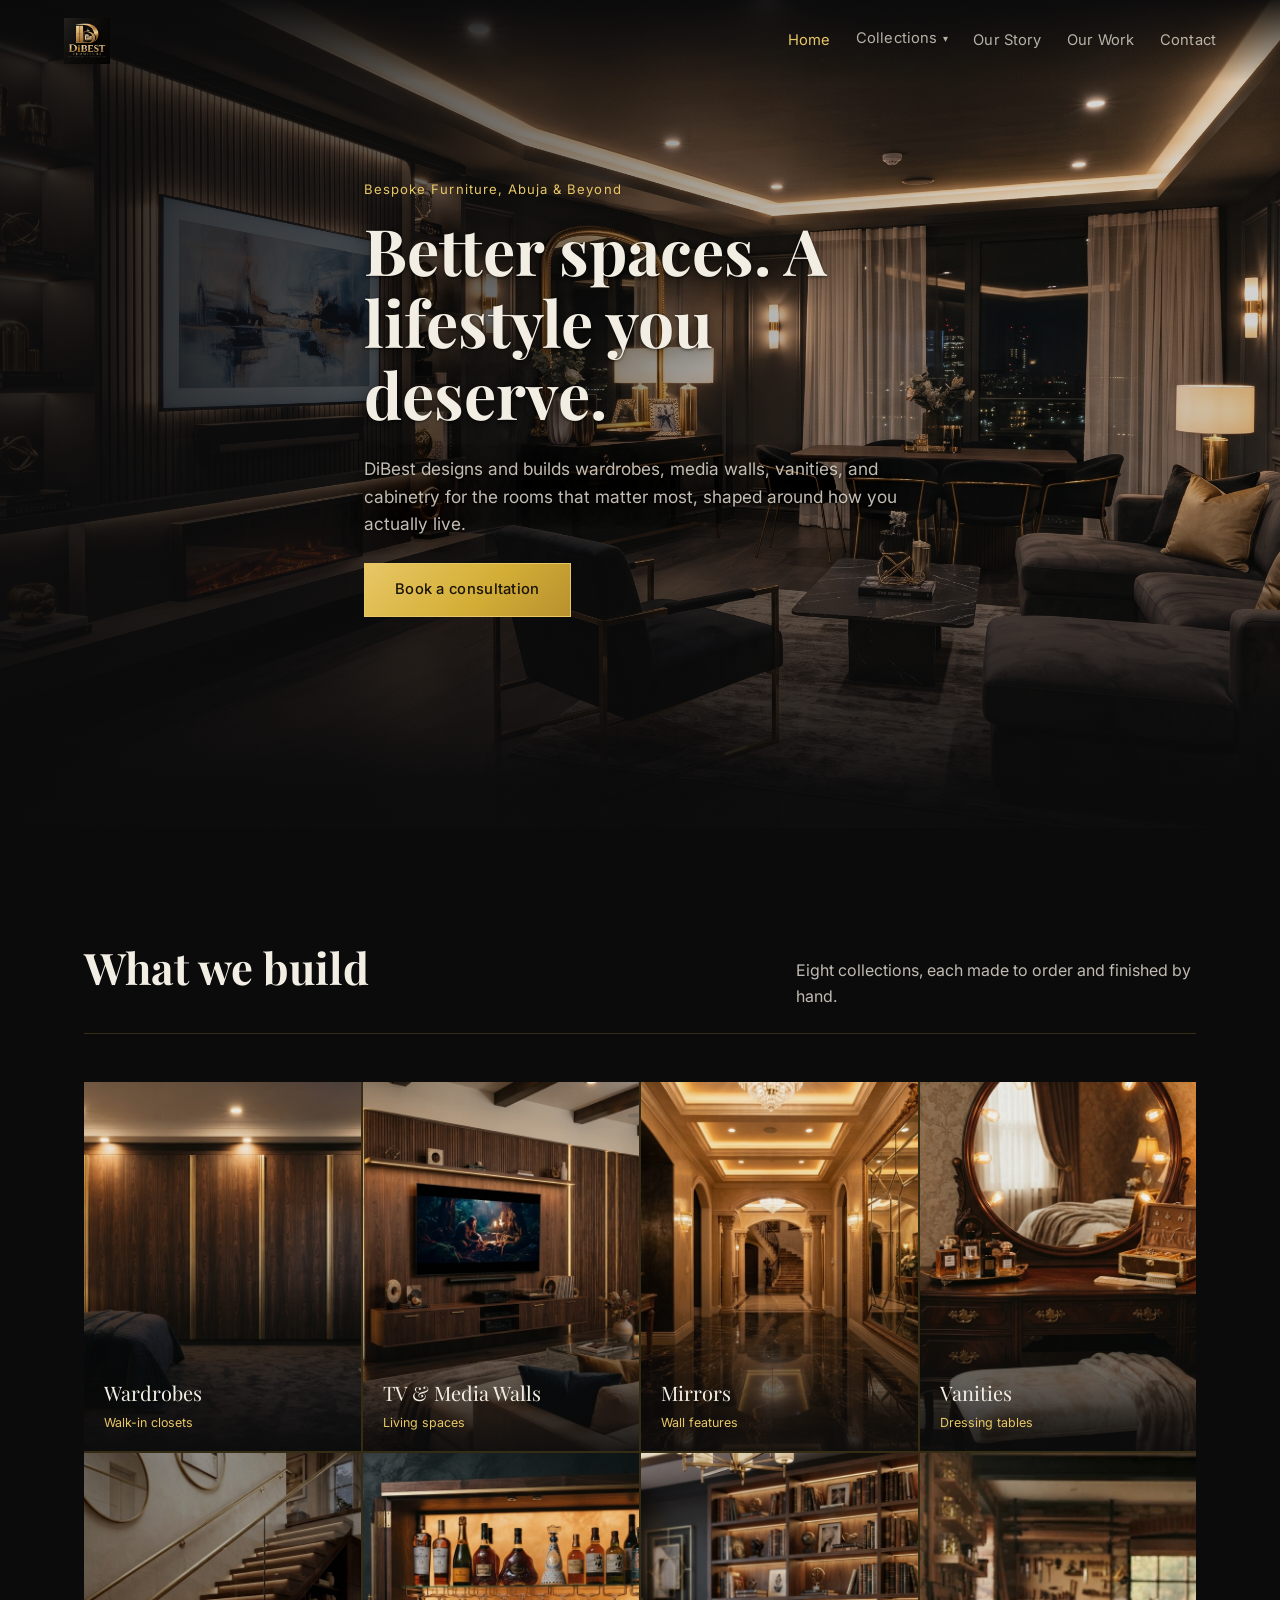
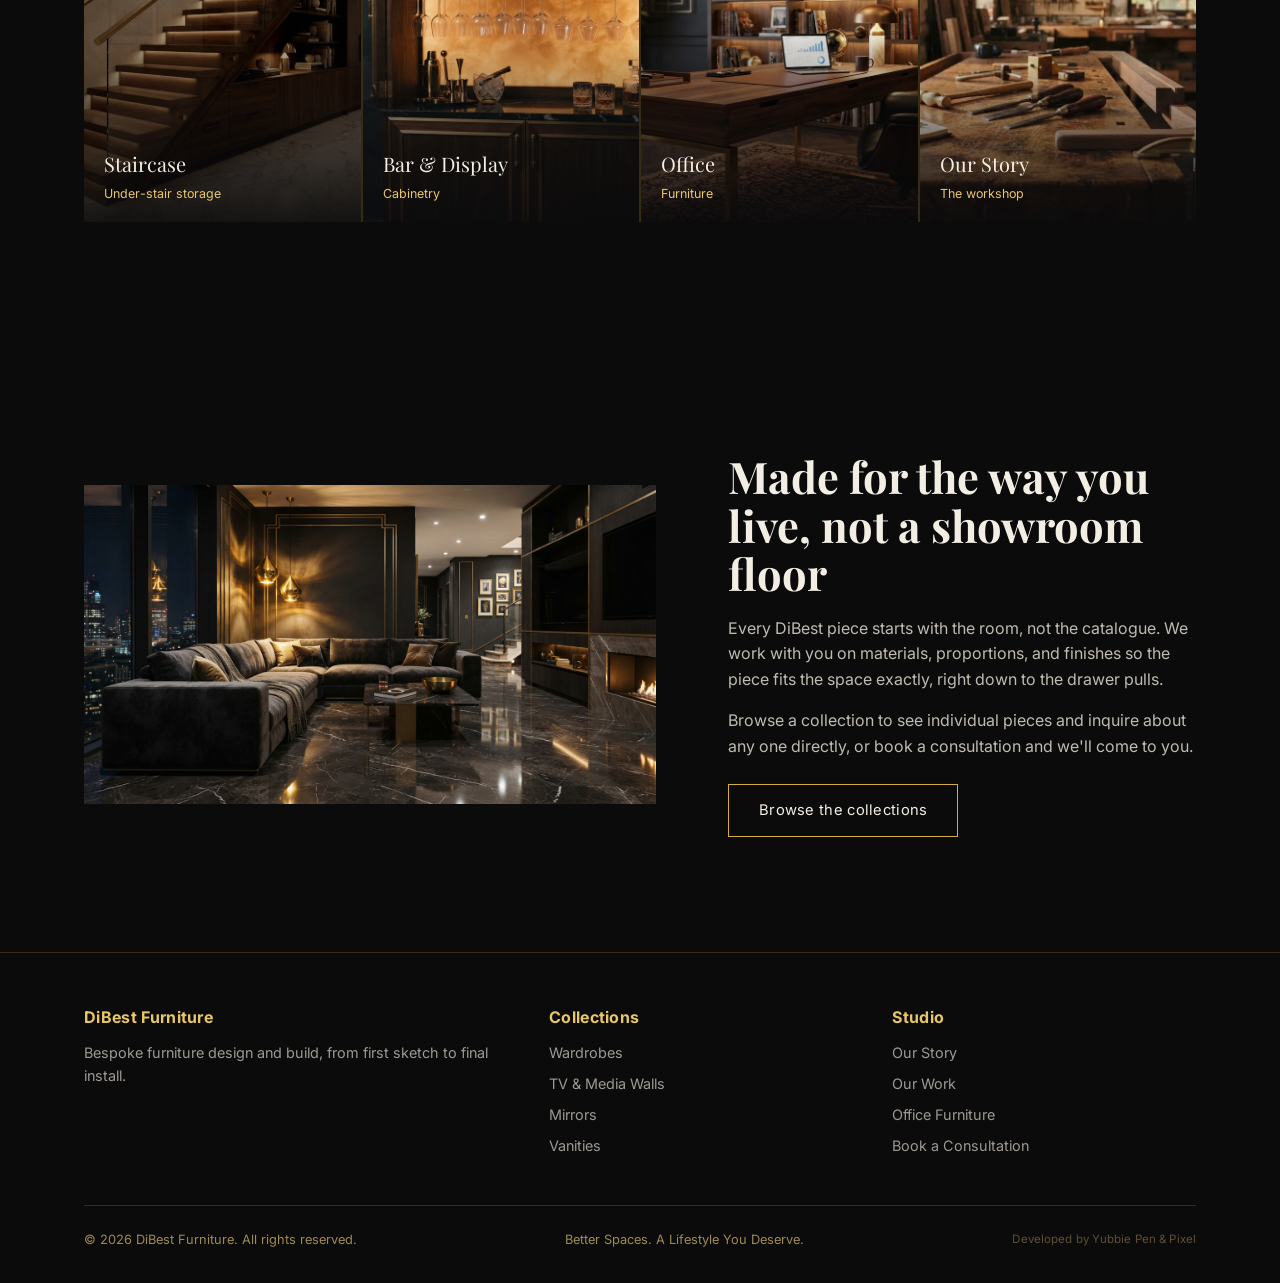
<file: index.html>
<!DOCTYPE html>
<html lang="en">
<head>
<meta charset="UTF-8">
<meta name="viewport" content="width=device-width, initial-scale=1.0">
<title>DiBest Furniture: Better Spaces. A Lifestyle You Deserve.</title>
<meta name="description" content="DiBest Furniture designs and builds bespoke wardrobes, media walls, mirrors, vanities, staircase storage, bar cabinetry, and office furniture.">
<link rel="icon" type="image/x-icon" href="favicon.ico">
<link rel="icon" type="image/png" sizes="32x32" href="images/favicon/favicon-32x32.png">
<link rel="icon" type="image/png" sizes="16x16" href="images/favicon/favicon-16x16.png">
<link rel="apple-touch-icon" sizes="180x180" href="images/favicon/apple-touch-icon.png">
<link rel="stylesheet" href="css/style.css">
</head>
<body>

<header class="site-header">
  <div class="nav-row">
    <a href="index.html" class="brand">
      <img src="images/logo/logo.png" alt="DiBest Furniture">
    </a>
    <nav class="nav-links">
      <a href="index.html" class="active">Home</a>
      <div class="nav-item dropdown">
        <button class="dropdown-toggle" type="button">Collections <span class="caret">&#9662;</span></button>
        <div class="dropdown-menu">
        <a href="wardrobes.html">Wardrobes</a>
        <a href="tv-media.html">TV &amp; Media Walls</a>
        <a href="mirrors.html">Mirrors</a>
        <a href="dressing-tables.html">Vanities</a>
        <a href="staircase.html">Staircase</a>
        <a href="bar-display.html">Bar &amp; Display</a>
        <a href="office.html">Office</a>
        </div>
      </div>
      <a href="about.html">Our Story</a>
      <a href="our-work.html">Our Work</a>
      <a href="contact.html">Contact</a>
    </nav>
    <button class="nav-toggle" aria-label="Menu"><span></span><span></span><span></span></button>
  </div>
</header>

<section class="hero" style="background-image: url('images/home/home-01.jpeg');">
  <div class="wrap hero-content">
    <div class="hero-kicker">Bespoke Furniture, Abuja &amp; Beyond</div>
    <h1>Better spaces. A lifestyle you deserve.</h1>
    <p>DiBest designs and builds wardrobes, media walls, vanities, and cabinetry for the rooms that matter most, shaped around how you actually live.</p>
    <a href="contact.html" class="btn btn-solid">Book a consultation</a>
  </div>
</section>

<section>
  <div class="wrap">
    <div class="section-head">
      <h2>What we build</h2>
      <p>Eight collections, each made to order and finished by hand.</p>
    </div>
    <div class="cat-grid">
      <a class="cat-tile" href="wardrobes.html" style="background-image:url('images/wardrobes/wardrobe-04.jpeg')">
        <div class="cat-tile-label">Wardrobes <span>Walk-in closets</span></div>
      </a>
      <a class="cat-tile" href="tv-media.html" style="background-image:url('images/tv-media/tv-02.jpeg')">
        <div class="cat-tile-label">TV &amp; Media Walls <span>Living spaces</span></div>
      </a>
      <a class="cat-tile" href="mirrors.html" style="background-image:url('images/mirrors/mirror-03.jpeg')">
        <div class="cat-tile-label">Mirrors <span>Wall features</span></div>
      </a>
      <a class="cat-tile" href="dressing-tables.html" style="background-image:url('images/dressing-tables/dt-01.jpeg')">
        <div class="cat-tile-label">Vanities <span>Dressing tables</span></div>
      </a>
      <a class="cat-tile" href="staircase.html" style="background-image:url('images/staircase/stair-03.jpeg')">
        <div class="cat-tile-label">Staircase <span>Under-stair storage</span></div>
      </a>
      <a class="cat-tile" href="bar-display.html" style="background-image:url('images/bar-display/bar-03.jpeg')">
        <div class="cat-tile-label">Bar &amp; Display <span>Cabinetry</span></div>
      </a>
      <a class="cat-tile" href="office.html" style="background-image:url('images/office/office-01.jpeg')">
        <div class="cat-tile-label">Office <span>Furniture</span></div>
      </a>
      <a class="cat-tile" href="about.html" style="background-image:url('images/about/about-01.jpeg')">
        <div class="cat-tile-label">Our Story <span>The workshop</span></div>
      </a>
    </div>
  </div>
</section>

<section>
  <div class="wrap feature">
    <div class="feature-media">
      <img src="images/home/home-02.jpeg" alt="DiBest living space" loading="lazy">
    </div>
    <div>
      <h2>Made for the way you live, not a showroom floor</h2>
      <p>Every DiBest piece starts with the room, not the catalogue. We work with you on materials, proportions, and finishes so the piece fits the space exactly, right down to the drawer pulls.</p>
      <p>Browse a collection to see individual pieces and inquire about any one directly, or book a consultation and we'll come to you.</p>
      <a href="wardrobes.html" class="btn">Browse the collections</a>
    </div>
  </div>
</section>

<footer>
  <div class="wrap">
    <div class="footer-grid">
      <div>
        <h3>DiBest Furniture</h3>
        <p>Bespoke furniture design and build, from first sketch to final install.</p>
      </div>
      <div>
        <h3>Collections</h3>
        <a href="wardrobes.html">Wardrobes</a>
        <a href="tv-media.html">TV &amp; Media Walls</a>
        <a href="mirrors.html">Mirrors</a>
        <a href="dressing-tables.html">Vanities</a>
      </div>
      <div>
        <h3>Studio</h3>
        <a href="about.html">Our Story</a>
        <a href="our-work.html">Our Work</a>
        <a href="office.html">Office Furniture</a>
        <a href="contact.html">Book a Consultation</a>
      </div>
    </div>
    <div class="footer-bottom">
      <span>&copy; 2026 DiBest Furniture. All rights reserved.</span>
      <span>Better Spaces. A Lifestyle You Deserve.</span>
      <a href="https://wa.me/2347032352158" target="_blank" rel="noopener" class="dev-credit">Developed by Yubbie Pen &amp; Pixel</a>
    </div>
  </div>
</footer>

<script src="js/main.js"></script>
</body>
</html>
</file>
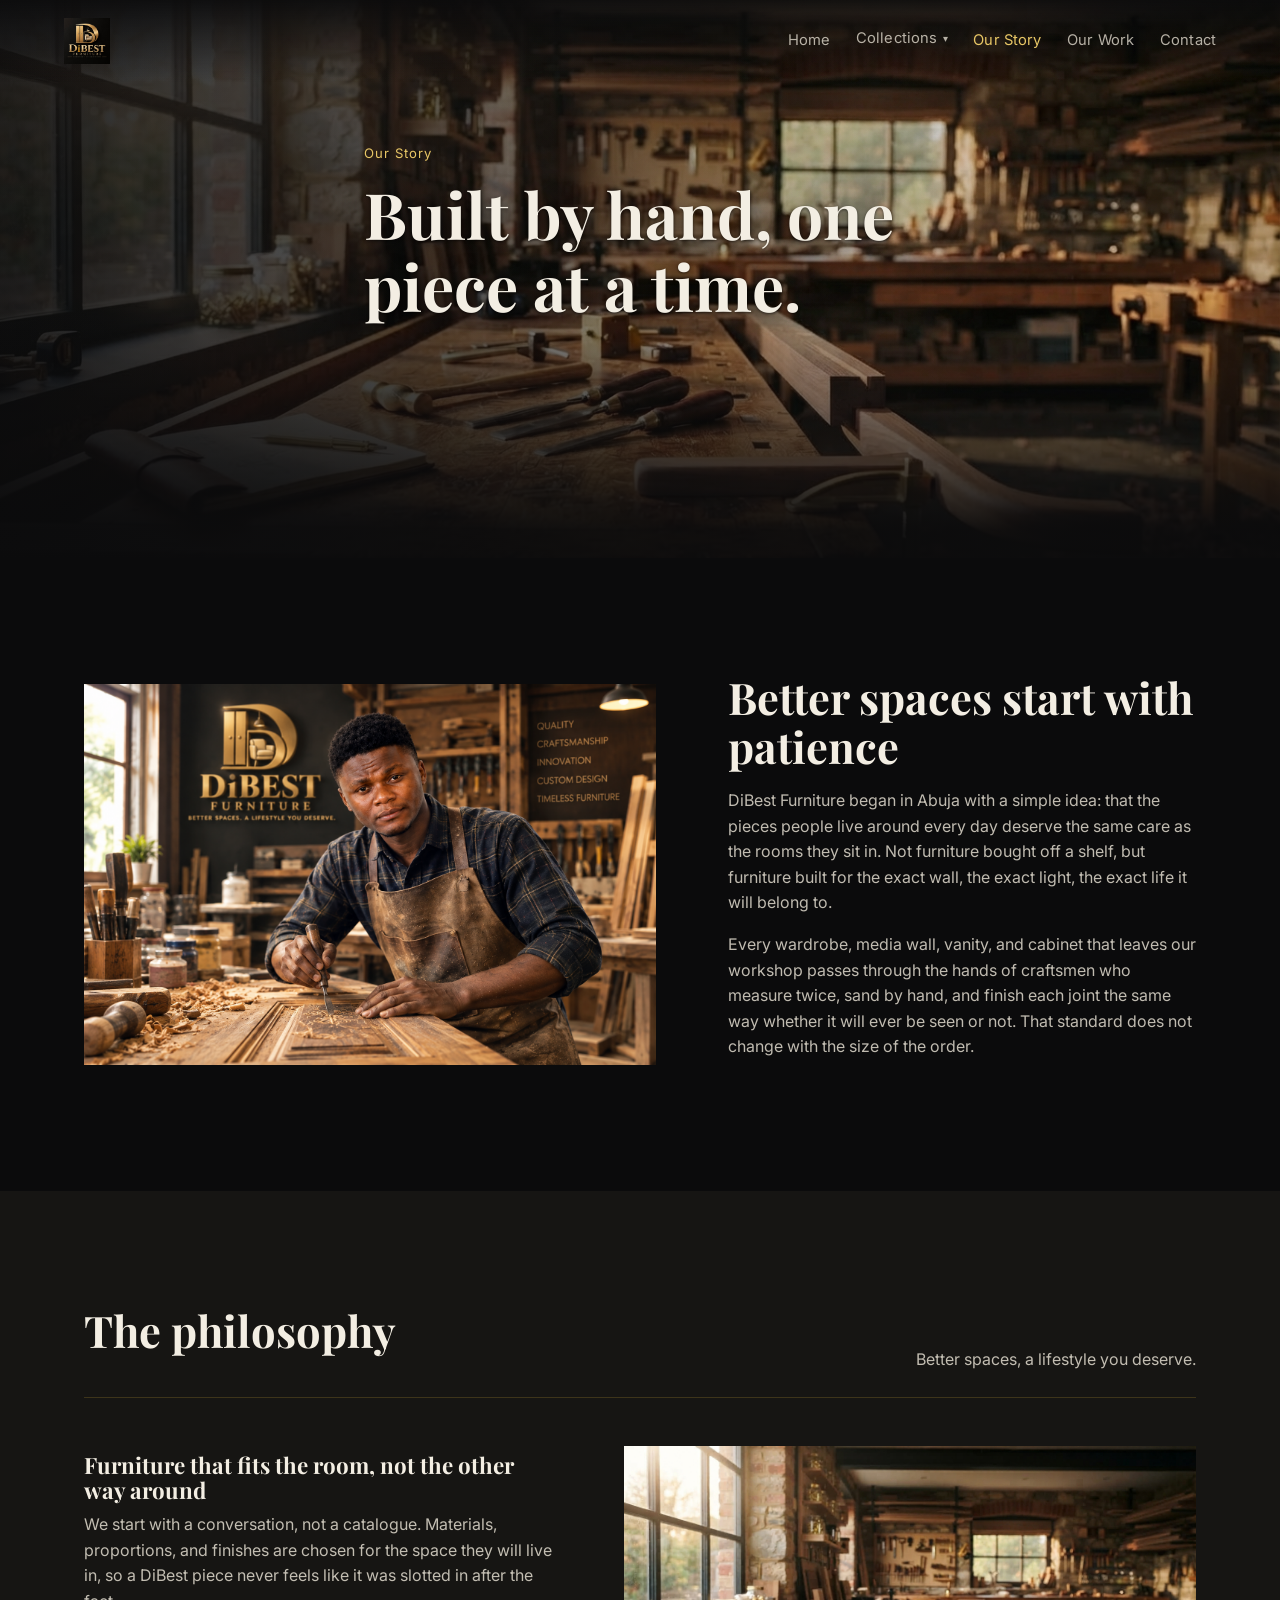
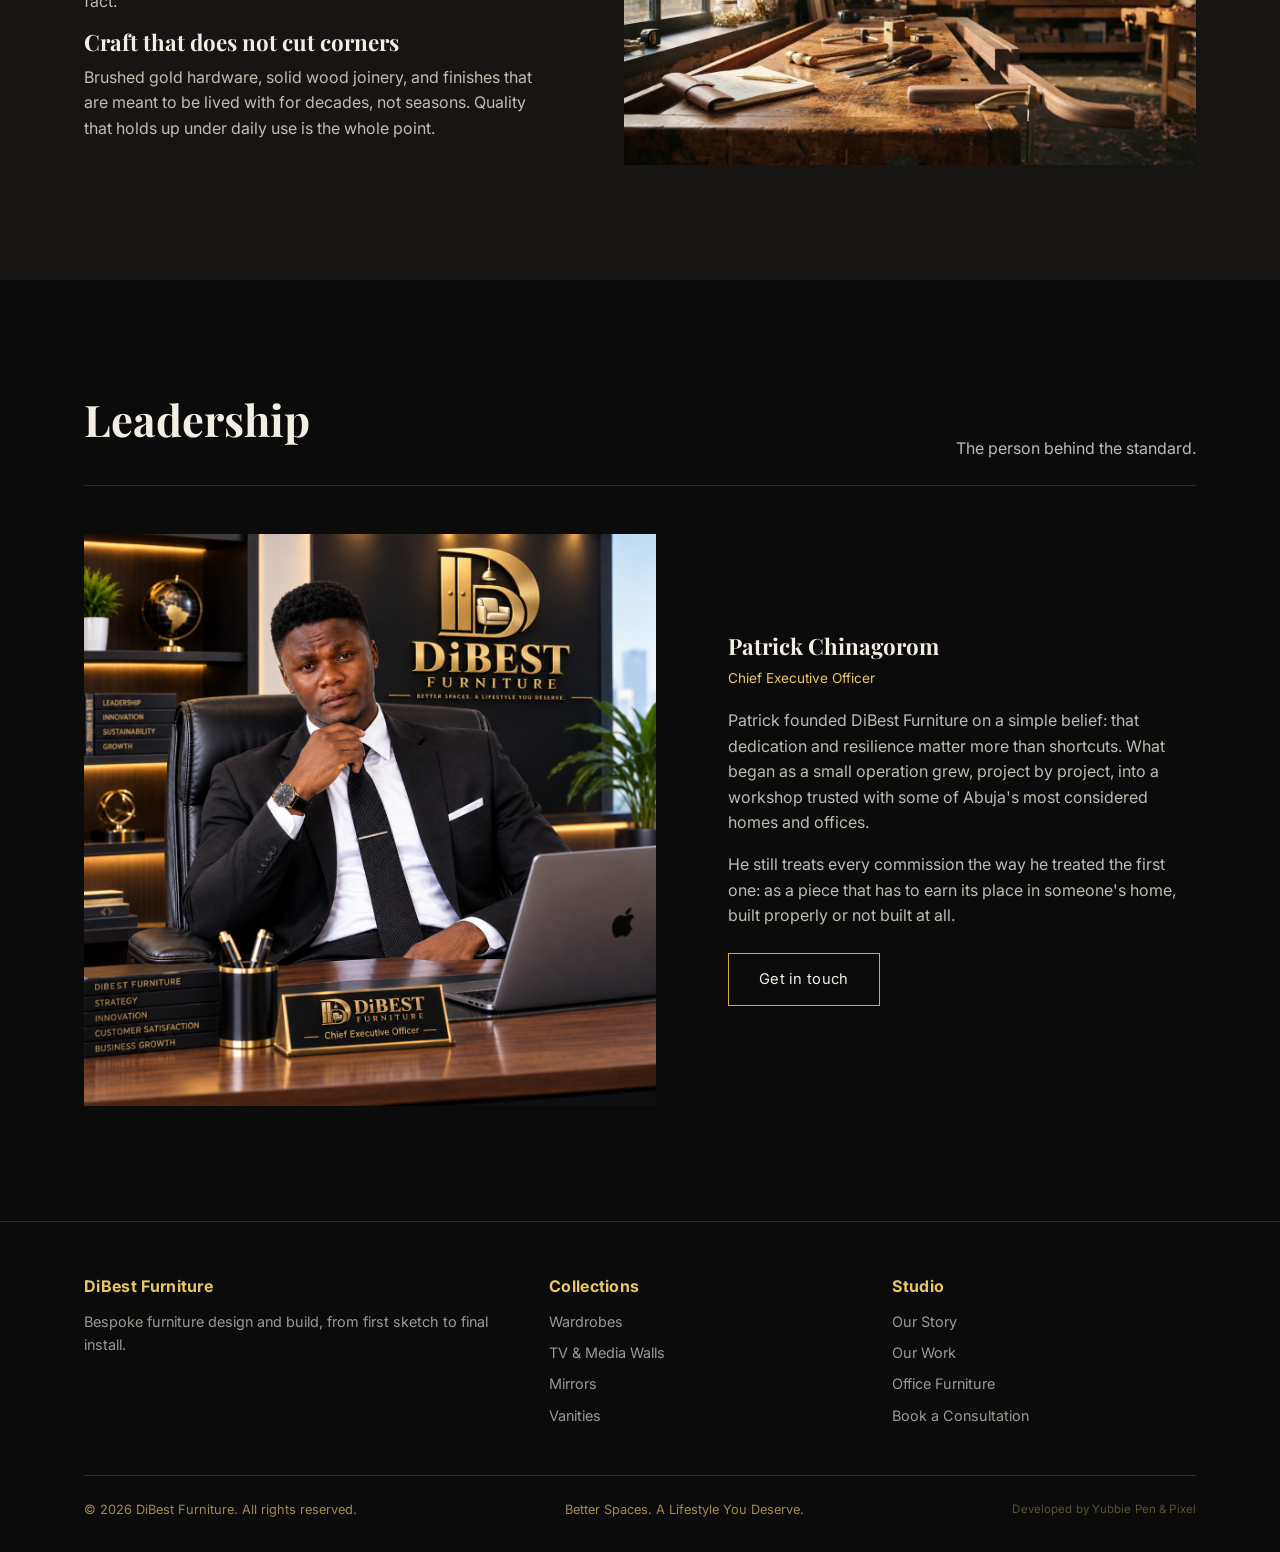
<file: about.html>
<!DOCTYPE html>
<html lang="en">
<head>
<meta charset="UTF-8">
<meta name="viewport" content="width=device-width, initial-scale=1.0">
<title>Our Story: DiBest Furniture</title>
<meta name="description" content="The story behind DiBest Furniture, built in Abuja on craftsmanship, patience, and a belief that every home deserves better spaces.">
<link rel="icon" type="image/x-icon" href="favicon.ico">
<link rel="icon" type="image/png" sizes="32x32" href="images/favicon/favicon-32x32.png">
<link rel="icon" type="image/png" sizes="16x16" href="images/favicon/favicon-16x16.png">
<link rel="apple-touch-icon" sizes="180x180" href="images/favicon/apple-touch-icon.png">
<link rel="stylesheet" href="css/style.css">
</head>
<body>

<header class="site-header">
  <div class="nav-row">
    <a href="index.html" class="brand">
      <img src="images/logo/logo.png" alt="DiBest Furniture">
    </a>
    <nav class="nav-links">
      <a href="index.html">Home</a>
      <div class="nav-item dropdown">
        <button class="dropdown-toggle" type="button">Collections <span class="caret">&#9662;</span></button>
        <div class="dropdown-menu">
        <a href="wardrobes.html">Wardrobes</a>
        <a href="tv-media.html">TV &amp; Media Walls</a>
        <a href="mirrors.html">Mirrors</a>
        <a href="dressing-tables.html">Vanities</a>
        <a href="staircase.html">Staircase</a>
        <a href="bar-display.html">Bar &amp; Display</a>
        <a href="office.html">Office</a>
        </div>
      </div>
      <a href="about.html" class="active">Our Story</a>
      <a href="our-work.html">Our Work</a>
      <a href="contact.html">Contact</a>
    </nav>
    <button class="nav-toggle" aria-label="Menu"><span></span><span></span><span></span></button>
  </div>
</header>

<section class="hero" style="background-image: url('images/about/about-01.jpeg'); min-height: 62vh;">
  <div class="wrap hero-content">
    <div class="hero-kicker">Our Story</div>
    <h1>Built by hand, one piece at a time.</h1>
  </div>
</section>

<section>
  <div class="wrap feature">
    <div class="feature-media">
      <img src="images/about/patrick-workshop.png" alt="Patrick Chinagorom at work in the DiBest workshop" loading="lazy">
    </div>
    <div>
      <h2>Better spaces start with patience</h2>
      <p>DiBest Furniture began in Abuja with a simple idea: that the pieces people live around every day deserve the same care as the rooms they sit in. Not furniture bought off a shelf, but furniture built for the exact wall, the exact light, the exact life it will belong to.</p>
      <p>Every wardrobe, media wall, vanity, and cabinet that leaves our workshop passes through the hands of craftsmen who measure twice, sand by hand, and finish each joint the same way whether it will ever be seen or not. That standard does not change with the size of the order.</p>
    </div>
  </div>
</section>

<section style="background: var(--panel);">
  <div class="wrap">
    <div class="section-head">
      <h2>The philosophy</h2>
      <p>Better spaces, a lifestyle you deserve.</p>
    </div>
    <div class="feature reverse">
      <div class="feature-media">
        <img src="images/about/about-01.jpeg" alt="DiBest workshop bench with tools and materials" loading="lazy">
      </div>
      <div>
        <h3>Furniture that fits the room, not the other way around</h3>
        <p>We start with a conversation, not a catalogue. Materials, proportions, and finishes are chosen for the space they will live in, so a DiBest piece never feels like it was slotted in after the fact.</p>
        <h3>Craft that does not cut corners</h3>
        <p>Brushed gold hardware, solid wood joinery, and finishes that are meant to be lived with for decades, not seasons. Quality that holds up under daily use is the whole point.</p>
      </div>
    </div>
  </div>
</section>

<section>
  <div class="wrap">
    <div class="section-head">
      <h2>Leadership</h2>
      <p>The person behind the standard.</p>
    </div>
    <div class="feature">
      <div class="feature-media">
        <img src="images/about/ceo.png" alt="Patrick Chinagorom, Chief Executive Officer of DiBest Furniture" loading="lazy">
      </div>
      <div>
        <h3>Patrick Chinagorom</h3>
        <p style="color: var(--gold-bright); font-size: 0.85rem; margin-bottom: 18px;">Chief Executive Officer</p>
        <p>Patrick founded DiBest Furniture on a simple belief: that dedication and resilience matter more than shortcuts. What began as a small operation grew, project by project, into a workshop trusted with some of Abuja's most considered homes and offices.</p>
        <p>He still treats every commission the way he treated the first one: as a piece that has to earn its place in someone's home, built properly or not built at all.</p>
        <a href="contact.html" class="btn">Get in touch</a>
      </div>
    </div>
  </div>
</section>

<footer>
  <div class="wrap">
    <div class="footer-grid">
      <div>
        <h3>DiBest Furniture</h3>
        <p>Bespoke furniture design and build, from first sketch to final install.</p>
      </div>
      <div>
        <h3>Collections</h3>
        <a href="wardrobes.html">Wardrobes</a>
        <a href="tv-media.html">TV &amp; Media Walls</a>
        <a href="mirrors.html">Mirrors</a>
        <a href="dressing-tables.html">Vanities</a>
      </div>
      <div>
        <h3>Studio</h3>
        <a href="about.html">Our Story</a>
        <a href="our-work.html">Our Work</a>
        <a href="office.html">Office Furniture</a>
        <a href="contact.html">Book a Consultation</a>
      </div>
    </div>
    <div class="footer-bottom">
      <span>&copy; 2026 DiBest Furniture. All rights reserved.</span>
      <span>Better Spaces. A Lifestyle You Deserve.</span>
      <a href="https://wa.me/2347032352158" target="_blank" rel="noopener" class="dev-credit">Developed by Yubbie Pen &amp; Pixel</a>
    </div>
  </div>
</footer>

<script src="js/main.js"></script>
</body>
</html>
</file>
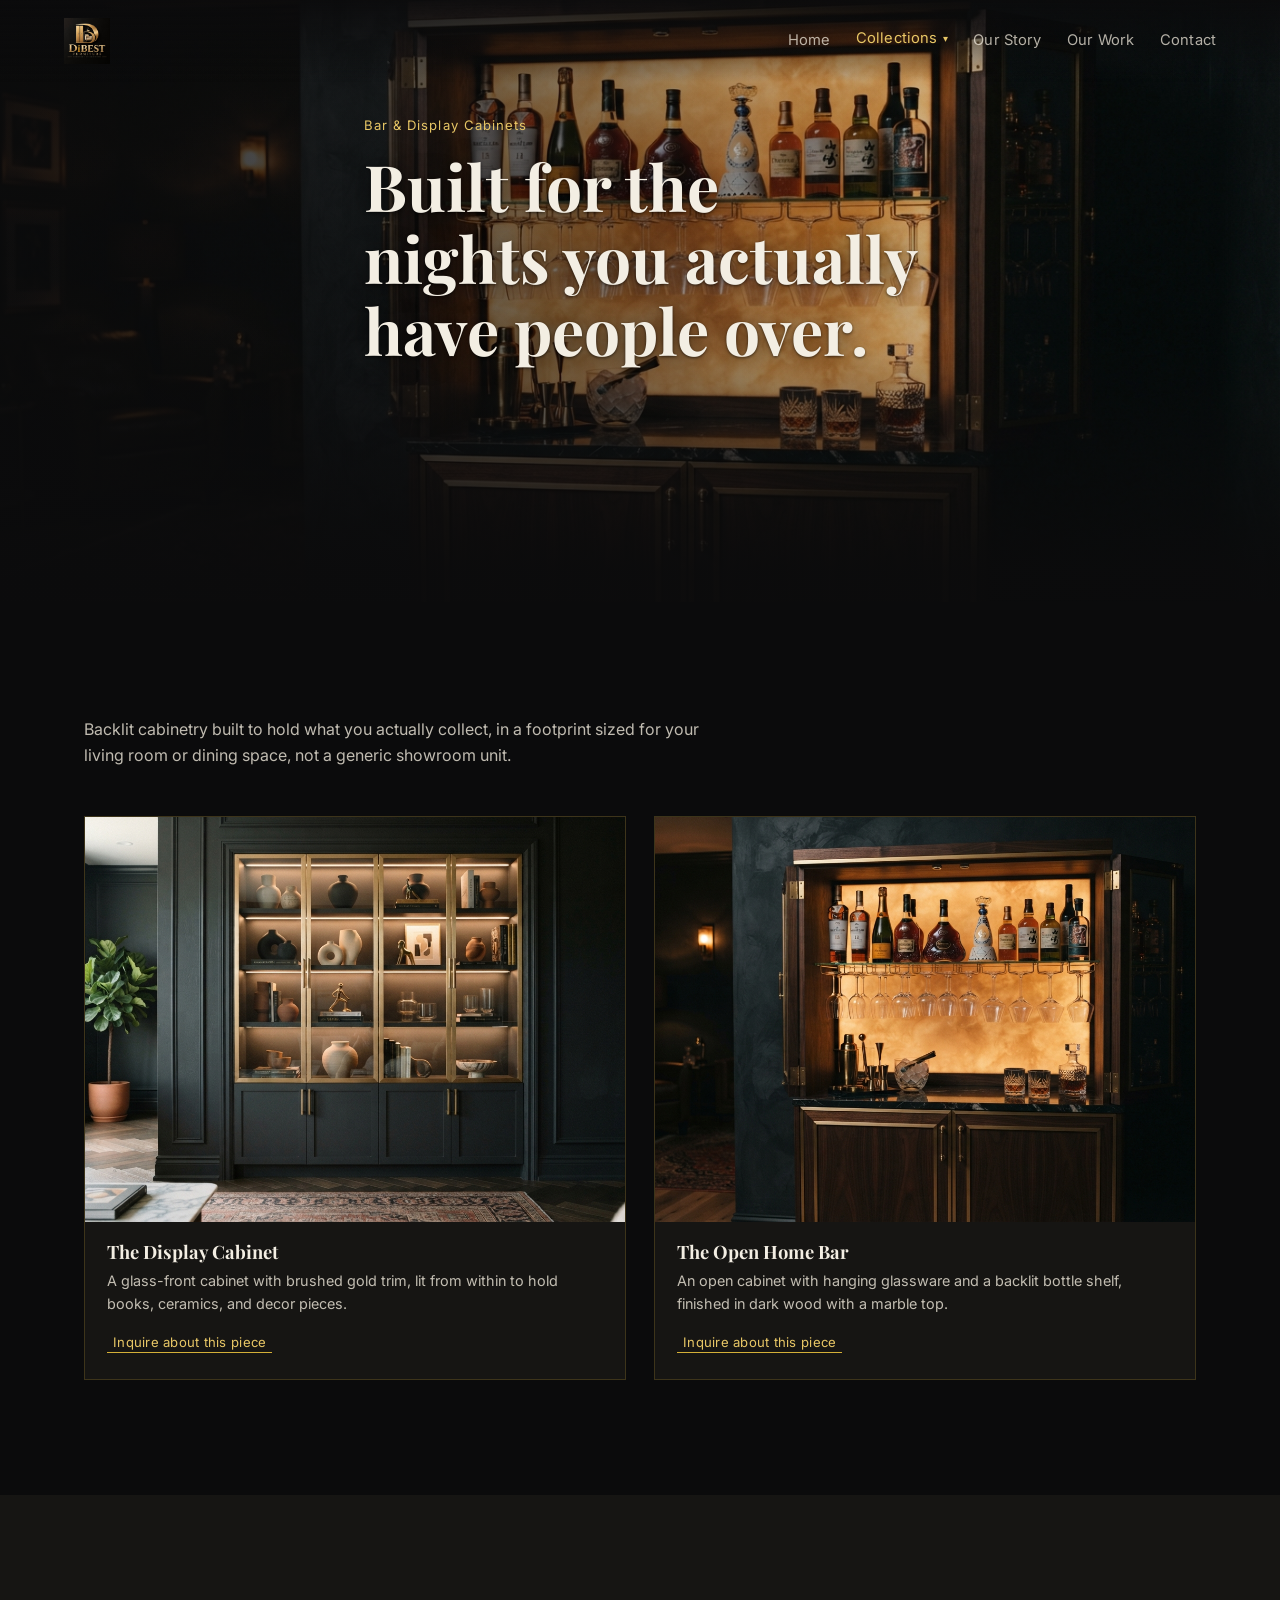
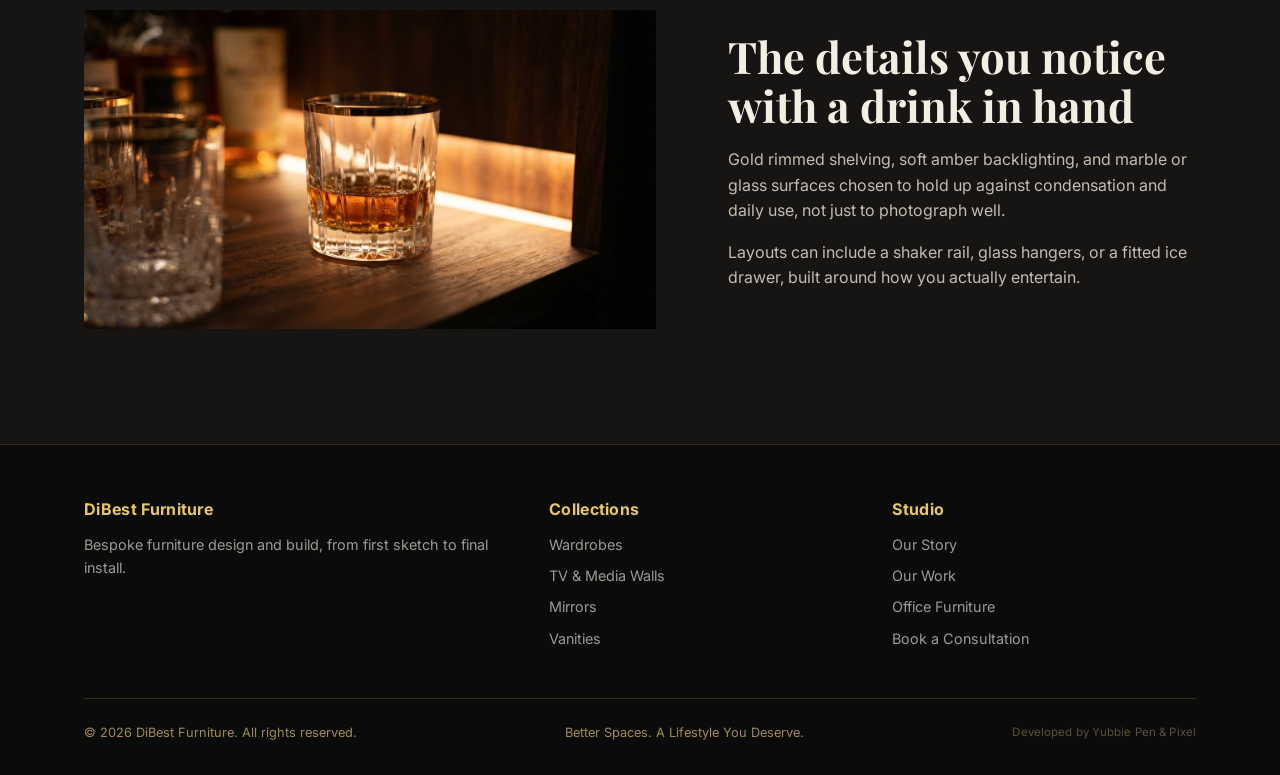
<file: bar-display.html>
<!DOCTYPE html>
<html lang="en">
<head>
<meta charset="UTF-8">
<meta name="viewport" content="width=device-width, initial-scale=1.0">
<title>Bar &amp; Display Cabinets: DiBest Furniture</title>
<meta name="description" content="Bespoke bar and display cabinetry by DiBest Furniture, backlit and finished in brushed gold, built for entertaining.">
<link rel="icon" type="image/x-icon" href="favicon.ico">
<link rel="icon" type="image/png" sizes="32x32" href="images/favicon/favicon-32x32.png">
<link rel="icon" type="image/png" sizes="16x16" href="images/favicon/favicon-16x16.png">
<link rel="apple-touch-icon" sizes="180x180" href="images/favicon/apple-touch-icon.png">
<link rel="stylesheet" href="css/style.css">
</head>
<body>

<header class="site-header">
  <div class="nav-row">
    <a href="index.html" class="brand">
      <img src="images/logo/logo.png" alt="DiBest Furniture">
    </a>
    <nav class="nav-links">
      <a href="index.html">Home</a>
      <div class="nav-item dropdown">
        <button class="dropdown-toggle active" type="button">Collections <span class="caret">&#9662;</span></button>
        <div class="dropdown-menu">
        <a href="wardrobes.html">Wardrobes</a>
        <a href="tv-media.html">TV &amp; Media Walls</a>
        <a href="mirrors.html">Mirrors</a>
        <a href="dressing-tables.html">Vanities</a>
        <a href="staircase.html">Staircase</a>
        <a href="bar-display.html" class="active">Bar &amp; Display</a>
        <a href="office.html">Office</a>
        </div>
      </div>
      <a href="about.html">Our Story</a>
      <a href="our-work.html">Our Work</a>
      <a href="contact.html">Contact</a>
    </nav>
    <button class="nav-toggle" aria-label="Menu"><span></span><span></span><span></span></button>
  </div>
</header>

<section class="hero" style="background-image: url('images/bar-display/bar-03.jpeg'); min-height: 62vh;">
  <div class="wrap hero-content">
    <div class="hero-kicker">Bar &amp; Display Cabinets</div>
    <h1>Built for the nights you actually have people over.</h1>
  </div>
</section>

<section>
  <div class="wrap">
    <div class="category-intro">
      <p>Backlit cabinetry built to hold what you actually collect, in a footprint sized for your living room or dining space, not a generic showroom unit.</p>
    </div>

    <div class="piece-grid" style="grid-template-columns: repeat(2, 1fr);">
      <div class="piece-card">
        <div class="piece-img" style="background-image:url('images/bar-display/bar-01.jpeg')"></div>
        <div class="piece-info">
          <h3>The Display Cabinet</h3>
          <p>A glass-front cabinet with brushed gold trim, lit from within to hold books, ceramics, and decor pieces.</p>
          <button class="piece-cta" data-inquire="The Display Cabinet">Inquire about this piece</button>
        </div>
      </div>
      <div class="piece-card">
        <div class="piece-img" style="background-image:url('images/bar-display/bar-03.jpeg')"></div>
        <div class="piece-info">
          <h3>The Open Home Bar</h3>
          <p>An open cabinet with hanging glassware and a backlit bottle shelf, finished in dark wood with a marble top.</p>
          <button class="piece-cta" data-inquire="The Open Home Bar">Inquire about this piece</button>
        </div>
      </div>
    </div>
  </div>
</section>

<section style="background: var(--panel);">
  <div class="wrap feature">
    <div class="feature-media">
      <img src="images/bar-display/bar-04.jpeg" alt="Brushed gold rimmed glassware on a backlit bar shelf" loading="lazy">
    </div>
    <div>
      <h2>The details you notice with a drink in hand</h2>
      <p>Gold rimmed shelving, soft amber backlighting, and marble or glass surfaces chosen to hold up against condensation and daily use, not just to photograph well.</p>
      <p>Layouts can include a shaker rail, glass hangers, or a fitted ice drawer, built around how you actually entertain.</p>
    </div>
  </div>
</section>

<footer>
  <div class="wrap">
    <div class="footer-grid">
      <div>
        <h3>DiBest Furniture</h3>
        <p>Bespoke furniture design and build, from first sketch to final install.</p>
      </div>
      <div>
        <h3>Collections</h3>
        <a href="wardrobes.html">Wardrobes</a>
        <a href="tv-media.html">TV &amp; Media Walls</a>
        <a href="mirrors.html">Mirrors</a>
        <a href="dressing-tables.html">Vanities</a>
      </div>
      <div>
        <h3>Studio</h3>
        <a href="about.html">Our Story</a>
        <a href="our-work.html">Our Work</a>
        <a href="office.html">Office Furniture</a>
        <a href="contact.html">Book a Consultation</a>
      </div>
    </div>
    <div class="footer-bottom">
      <span>&copy; 2026 DiBest Furniture. All rights reserved.</span>
      <span>Better Spaces. A Lifestyle You Deserve.</span>
      <a href="https://wa.me/2347032352158" target="_blank" rel="noopener" class="dev-credit">Developed by Yubbie Pen &amp; Pixel</a>
    </div>
  </div>
</footer>

<div class="inquiry-overlay">
  <div class="inquiry-box">
    <button class="inquiry-close" data-close aria-label="Close">&times;</button>
    <h3>Inquire about this piece</h3>
    <p style="font-size:0.88rem;">Send us a few details and we will get back to you to discuss your piece.</p>
    <form>
      <label for="inquiry-item">Piece</label>
      <input type="text" id="inquiry-item" readonly>
      <label for="inquiry-name">Your name</label>
      <input type="text" id="inquiry-name" required>
      <label for="inquiry-phone">Phone or WhatsApp</label>
      <input type="text" id="inquiry-phone" required>
      <label for="inquiry-message">Message</label>
      <textarea id="inquiry-message" placeholder="Tell us about the space, size, or finish you have in mind."></textarea>
      <button type="submit" class="btn btn-solid" style="margin-top:20px; width:100%; text-align:center; border:none; cursor:pointer;">Send inquiry</button>
    </form>
  </div>
</div>

<script src="js/main.js"></script>
</body>
</html>
</file>
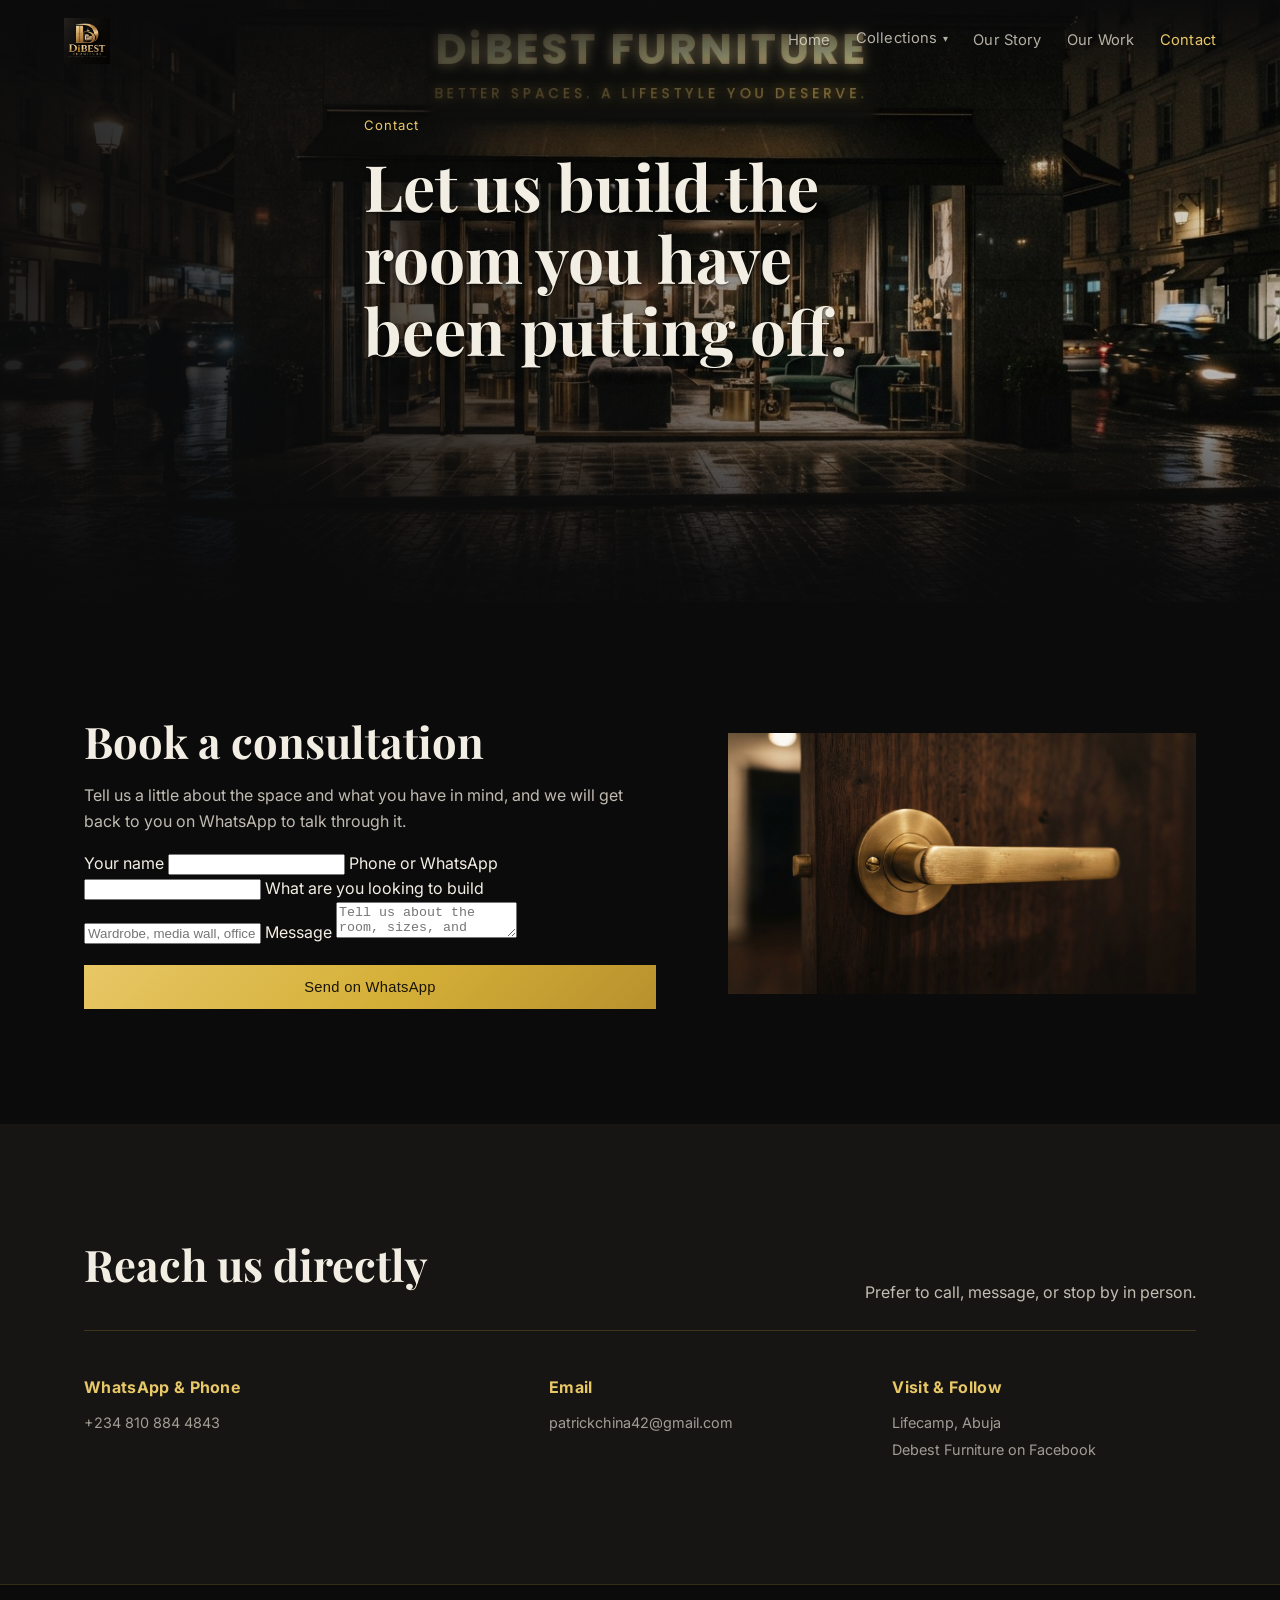
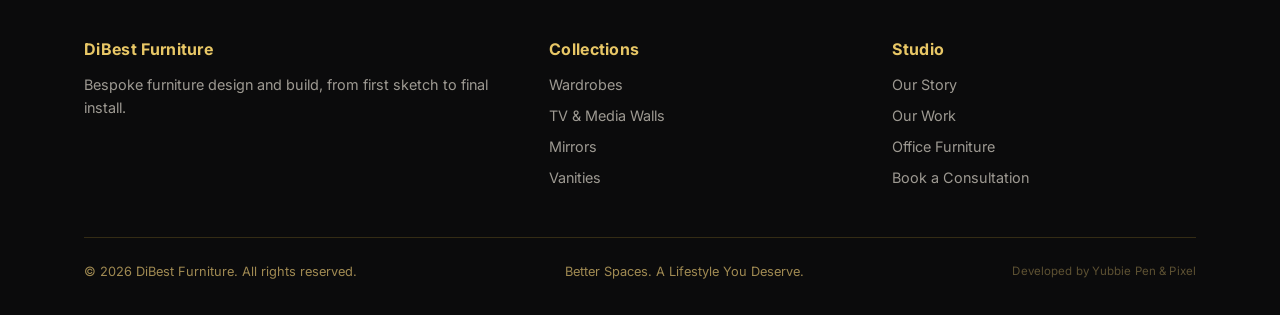
<file: contact.html>
<!DOCTYPE html>
<html lang="en">
<head>
<meta charset="UTF-8">
<meta name="viewport" content="width=device-width, initial-scale=1.0">
<title>Contact: DiBest Furniture</title>
<meta name="description" content="Book a consultation with DiBest Furniture in Lifecamp, Abuja. WhatsApp, call, or email us to start your project.">
<link rel="icon" type="image/x-icon" href="favicon.ico">
<link rel="icon" type="image/png" sizes="32x32" href="images/favicon/favicon-32x32.png">
<link rel="icon" type="image/png" sizes="16x16" href="images/favicon/favicon-16x16.png">
<link rel="apple-touch-icon" sizes="180x180" href="images/favicon/apple-touch-icon.png">
<link rel="stylesheet" href="css/style.css">
</head>
<body>

<header class="site-header">
  <div class="nav-row">
    <a href="index.html" class="brand">
      <img src="images/logo/logo.png" alt="DiBest Furniture">
    </a>
    <nav class="nav-links">
      <a href="index.html">Home</a>
      <div class="nav-item dropdown">
        <button class="dropdown-toggle" type="button">Collections <span class="caret">&#9662;</span></button>
        <div class="dropdown-menu">
        <a href="wardrobes.html">Wardrobes</a>
        <a href="tv-media.html">TV &amp; Media Walls</a>
        <a href="mirrors.html">Mirrors</a>
        <a href="dressing-tables.html">Vanities</a>
        <a href="staircase.html">Staircase</a>
        <a href="bar-display.html">Bar &amp; Display</a>
        <a href="office.html">Office</a>
        </div>
      </div>
      <a href="about.html">Our Story</a>
      <a href="our-work.html">Our Work</a>
      <a href="contact.html" class="active">Contact</a>
    </nav>
    <button class="nav-toggle" aria-label="Menu"><span></span><span></span><span></span></button>
  </div>
</header>

<section class="hero" style="background-image: url('images/contact/storefront.jpeg'); min-height: 62vh;">
  <div class="wrap hero-content">
    <div class="hero-kicker">Contact</div>
    <h1>Let us build the room you have been putting off.</h1>
  </div>
</section>

<section>
  <div class="wrap feature">
    <div>
      <h2>Book a consultation</h2>
      <p>Tell us a little about the space and what you have in mind, and we will get back to you on WhatsApp to talk through it.</p>
      <form id="contact-form">
        <label for="c-name">Your name</label>
        <input type="text" id="c-name" required>
        <label for="c-phone">Phone or WhatsApp</label>
        <input type="text" id="c-phone" required>
        <label for="c-room">What are you looking to build</label>
        <input type="text" id="c-room" placeholder="Wardrobe, media wall, office desk, and so on">
        <label for="c-message">Message</label>
        <textarea id="c-message" placeholder="Tell us about the room, sizes, and finish you have in mind."></textarea>
        <button type="submit" class="btn btn-solid" style="margin-top:20px; width:100%; text-align:center; border:none; cursor:pointer;">Send on WhatsApp</button>
      </form>
    </div>
    <div class="feature-media">
      <img src="images/contact/door-handle.jpeg" alt="Brushed gold door handle detail" loading="lazy">
    </div>
  </div>
</section>

<section style="background: var(--panel);">
  <div class="wrap">
    <div class="section-head">
      <h2>Reach us directly</h2>
      <p>Prefer to call, message, or stop by in person.</p>
    </div>
    <div class="footer-grid" style="margin-bottom: 0;">
      <div>
        <h3>WhatsApp &amp; Phone</h3>
        <a href="https://wa.me/2348108844843" target="_blank" rel="noopener">+234 810 884 4843</a>
      </div>
      <div>
        <h3>Email</h3>
        <a href="mailto:patrickchina42@gmail.com">patrickchina42@gmail.com</a>
      </div>
      <div>
        <h3>Visit &amp; Follow</h3>
        <p style="margin-bottom: 4px;">Lifecamp, Abuja</p>
        <a href="https://www.facebook.com/share/18JnKsmG7H/" target="_blank" rel="noopener">Debest Furniture on Facebook</a>
      </div>
    </div>
  </div>
</section>

<footer>
  <div class="wrap">
    <div class="footer-grid">
      <div>
        <h3>DiBest Furniture</h3>
        <p>Bespoke furniture design and build, from first sketch to final install.</p>
      </div>
      <div>
        <h3>Collections</h3>
        <a href="wardrobes.html">Wardrobes</a>
        <a href="tv-media.html">TV &amp; Media Walls</a>
        <a href="mirrors.html">Mirrors</a>
        <a href="dressing-tables.html">Vanities</a>
      </div>
      <div>
        <h3>Studio</h3>
        <a href="about.html">Our Story</a>
        <a href="our-work.html">Our Work</a>
        <a href="office.html">Office Furniture</a>
        <a href="contact.html">Book a Consultation</a>
      </div>
    </div>
    <div class="footer-bottom">
      <span>&copy; 2026 DiBest Furniture. All rights reserved.</span>
      <span>Better Spaces. A Lifestyle You Deserve.</span>
      <a href="https://wa.me/2347032352158" target="_blank" rel="noopener" class="dev-credit">Developed by Yubbie Pen &amp; Pixel</a>
    </div>
  </div>
</footer>

<script src="js/main.js"></script>
<script>
  var cf = document.getElementById('contact-form');
  if (cf) {
    cf.addEventListener('submit', function (e) {
      e.preventDefault();
      var name = document.getElementById('c-name').value;
      var phone = document.getElementById('c-phone').value;
      var room = document.getElementById('c-room').value;
      var message = document.getElementById('c-message').value;
      var text = 'Hello DiBest Furniture, I would like to book a consultation.' +
        '\n\nName: ' + name +
        '\nPhone: ' + phone +
        (room ? '\nLooking to build: ' + room : '') +
        (message ? '\nMessage: ' + message : '');
      window.open('https://wa.me/2348108844843?text=' + encodeURIComponent(text), '_blank');
      cf.innerHTML = '<p style="color:#f3eee3;margin:0;">Opening WhatsApp now. If it did not open, message us directly at +234 810 884 4843.</p>';
    });
  }
</script>
</body>
</html>
</file>
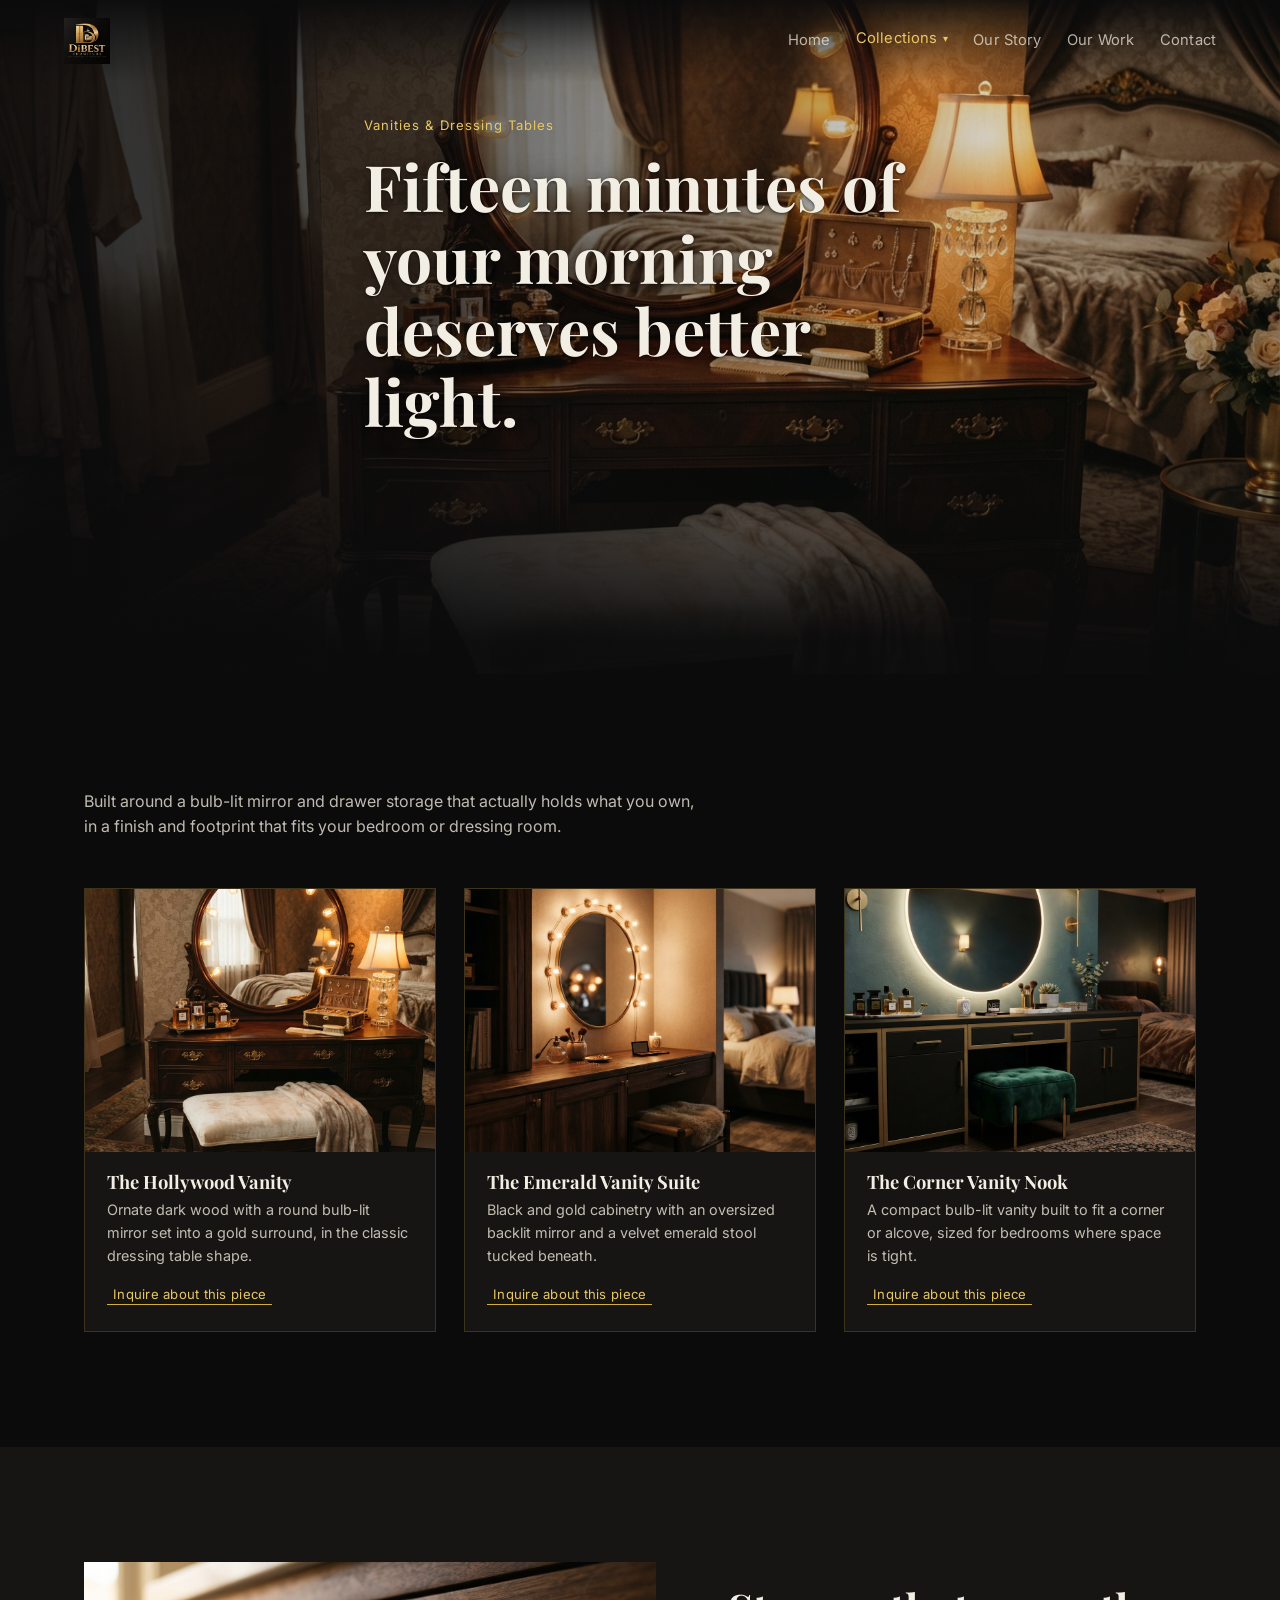
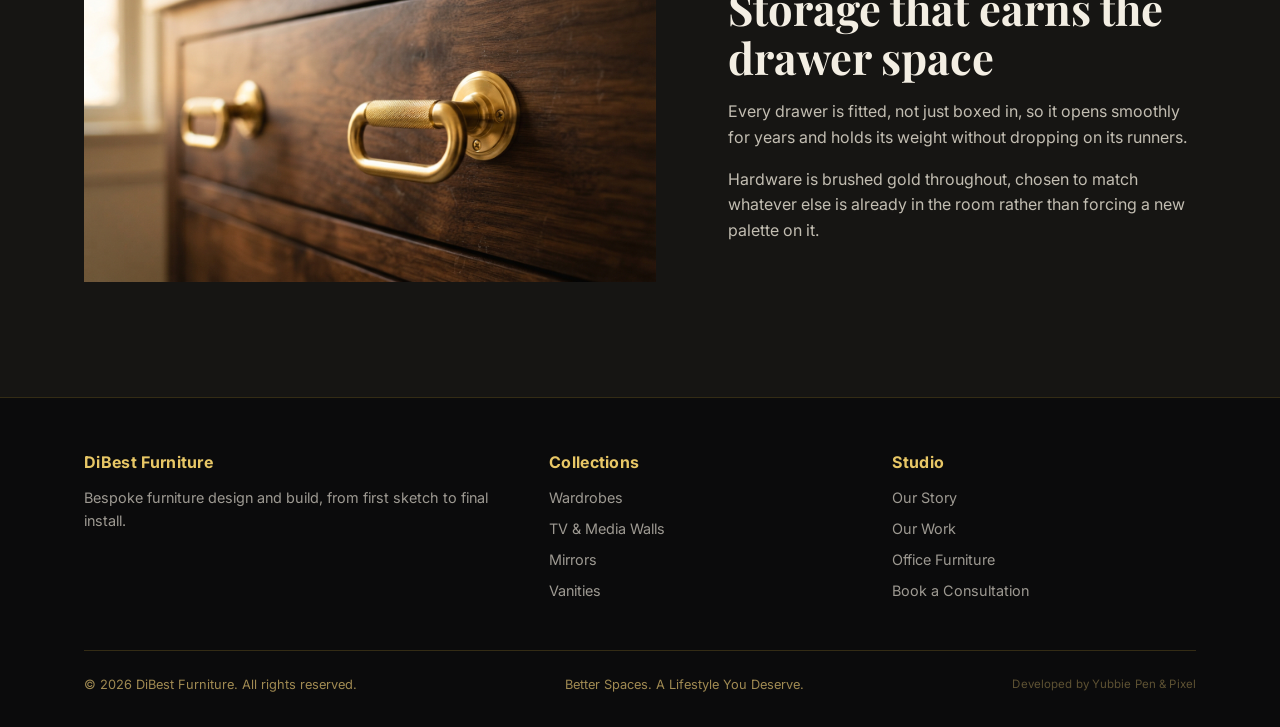
<file: dressing-tables.html>
<!DOCTYPE html>
<html lang="en">
<head>
<meta charset="UTF-8">
<meta name="viewport" content="width=device-width, initial-scale=1.0">
<title>Vanities: DiBest Furniture</title>
<meta name="description" content="Bespoke dressing tables and vanities by DiBest Furniture, built with bulb-lit mirrors and brushed gold hardware.">
<link rel="icon" type="image/x-icon" href="favicon.ico">
<link rel="icon" type="image/png" sizes="32x32" href="images/favicon/favicon-32x32.png">
<link rel="icon" type="image/png" sizes="16x16" href="images/favicon/favicon-16x16.png">
<link rel="apple-touch-icon" sizes="180x180" href="images/favicon/apple-touch-icon.png">
<link rel="stylesheet" href="css/style.css">
</head>
<body>

<header class="site-header">
  <div class="nav-row">
    <a href="index.html" class="brand">
      <img src="images/logo/logo.png" alt="DiBest Furniture">
    </a>
    <nav class="nav-links">
      <a href="index.html">Home</a>
      <div class="nav-item dropdown">
        <button class="dropdown-toggle active" type="button">Collections <span class="caret">&#9662;</span></button>
        <div class="dropdown-menu">
        <a href="wardrobes.html">Wardrobes</a>
        <a href="tv-media.html">TV &amp; Media Walls</a>
        <a href="mirrors.html">Mirrors</a>
        <a href="dressing-tables.html" class="active">Vanities</a>
        <a href="staircase.html">Staircase</a>
        <a href="bar-display.html">Bar &amp; Display</a>
        <a href="office.html">Office</a>
        </div>
      </div>
      <a href="about.html">Our Story</a>
      <a href="our-work.html">Our Work</a>
      <a href="contact.html">Contact</a>
    </nav>
    <button class="nav-toggle" aria-label="Menu"><span></span><span></span><span></span></button>
  </div>
</header>

<section class="hero" style="background-image: url('images/dressing-tables/dt-01.jpeg'); min-height: 62vh;">
  <div class="wrap hero-content">
    <div class="hero-kicker">Vanities &amp; Dressing Tables</div>
    <h1>Fifteen minutes of your morning deserves better light.</h1>
  </div>
</section>

<section>
  <div class="wrap">
    <div class="category-intro">
      <p>Built around a bulb-lit mirror and drawer storage that actually holds what you own, in a finish and footprint that fits your bedroom or dressing room.</p>
    </div>

    <div class="piece-grid">
      <div class="piece-card">
        <div class="piece-img" style="background-image:url('images/dressing-tables/dt-01.jpeg')"></div>
        <div class="piece-info">
          <h3>The Hollywood Vanity</h3>
          <p>Ornate dark wood with a round bulb-lit mirror set into a gold surround, in the classic dressing table shape.</p>
          <button class="piece-cta" data-inquire="The Hollywood Vanity">Inquire about this piece</button>
        </div>
      </div>
      <div class="piece-card">
        <div class="piece-img" style="background-image:url('images/dressing-tables/dt-02.jpeg')"></div>
        <div class="piece-info">
          <h3>The Emerald Vanity Suite</h3>
          <p>Black and gold cabinetry with an oversized backlit mirror and a velvet emerald stool tucked beneath.</p>
          <button class="piece-cta" data-inquire="The Emerald Vanity Suite">Inquire about this piece</button>
        </div>
      </div>
      <div class="piece-card">
        <div class="piece-img" style="background-image:url('images/dressing-tables/dt-03.jpeg')"></div>
        <div class="piece-info">
          <h3>The Corner Vanity Nook</h3>
          <p>A compact bulb-lit vanity built to fit a corner or alcove, sized for bedrooms where space is tight.</p>
          <button class="piece-cta" data-inquire="The Corner Vanity Nook">Inquire about this piece</button>
        </div>
      </div>
    </div>
  </div>
</section>

<section style="background: var(--panel);">
  <div class="wrap feature">
    <div class="feature-media">
      <img src="images/dressing-tables/dt-04.jpeg" alt="Brushed gold drawer pulls on a vanity" loading="lazy">
    </div>
    <div>
      <h2>Storage that earns the drawer space</h2>
      <p>Every drawer is fitted, not just boxed in, so it opens smoothly for years and holds its weight without dropping on its runners.</p>
      <p>Hardware is brushed gold throughout, chosen to match whatever else is already in the room rather than forcing a new palette on it.</p>
    </div>
  </div>
</section>

<footer>
  <div class="wrap">
    <div class="footer-grid">
      <div>
        <h3>DiBest Furniture</h3>
        <p>Bespoke furniture design and build, from first sketch to final install.</p>
      </div>
      <div>
        <h3>Collections</h3>
        <a href="wardrobes.html">Wardrobes</a>
        <a href="tv-media.html">TV &amp; Media Walls</a>
        <a href="mirrors.html">Mirrors</a>
        <a href="dressing-tables.html">Vanities</a>
      </div>
      <div>
        <h3>Studio</h3>
        <a href="about.html">Our Story</a>
        <a href="our-work.html">Our Work</a>
        <a href="office.html">Office Furniture</a>
        <a href="contact.html">Book a Consultation</a>
      </div>
    </div>
    <div class="footer-bottom">
      <span>&copy; 2026 DiBest Furniture. All rights reserved.</span>
      <span>Better Spaces. A Lifestyle You Deserve.</span>
      <a href="https://wa.me/2347032352158" target="_blank" rel="noopener" class="dev-credit">Developed by Yubbie Pen &amp; Pixel</a>
    </div>
  </div>
</footer>

<div class="inquiry-overlay">
  <div class="inquiry-box">
    <button class="inquiry-close" data-close aria-label="Close">&times;</button>
    <h3>Inquire about this piece</h3>
    <p style="font-size:0.88rem;">Send us a few details and we will get back to you to discuss your piece.</p>
    <form>
      <label for="inquiry-item">Piece</label>
      <input type="text" id="inquiry-item" readonly>
      <label for="inquiry-name">Your name</label>
      <input type="text" id="inquiry-name" required>
      <label for="inquiry-phone">Phone or WhatsApp</label>
      <input type="text" id="inquiry-phone" required>
      <label for="inquiry-message">Message</label>
      <textarea id="inquiry-message" placeholder="Tell us about the space, size, or finish you have in mind."></textarea>
      <button type="submit" class="btn btn-solid" style="margin-top:20px; width:100%; text-align:center; border:none; cursor:pointer;">Send inquiry</button>
    </form>
  </div>
</div>

<script src="js/main.js"></script>
</body>
</html>
</file>
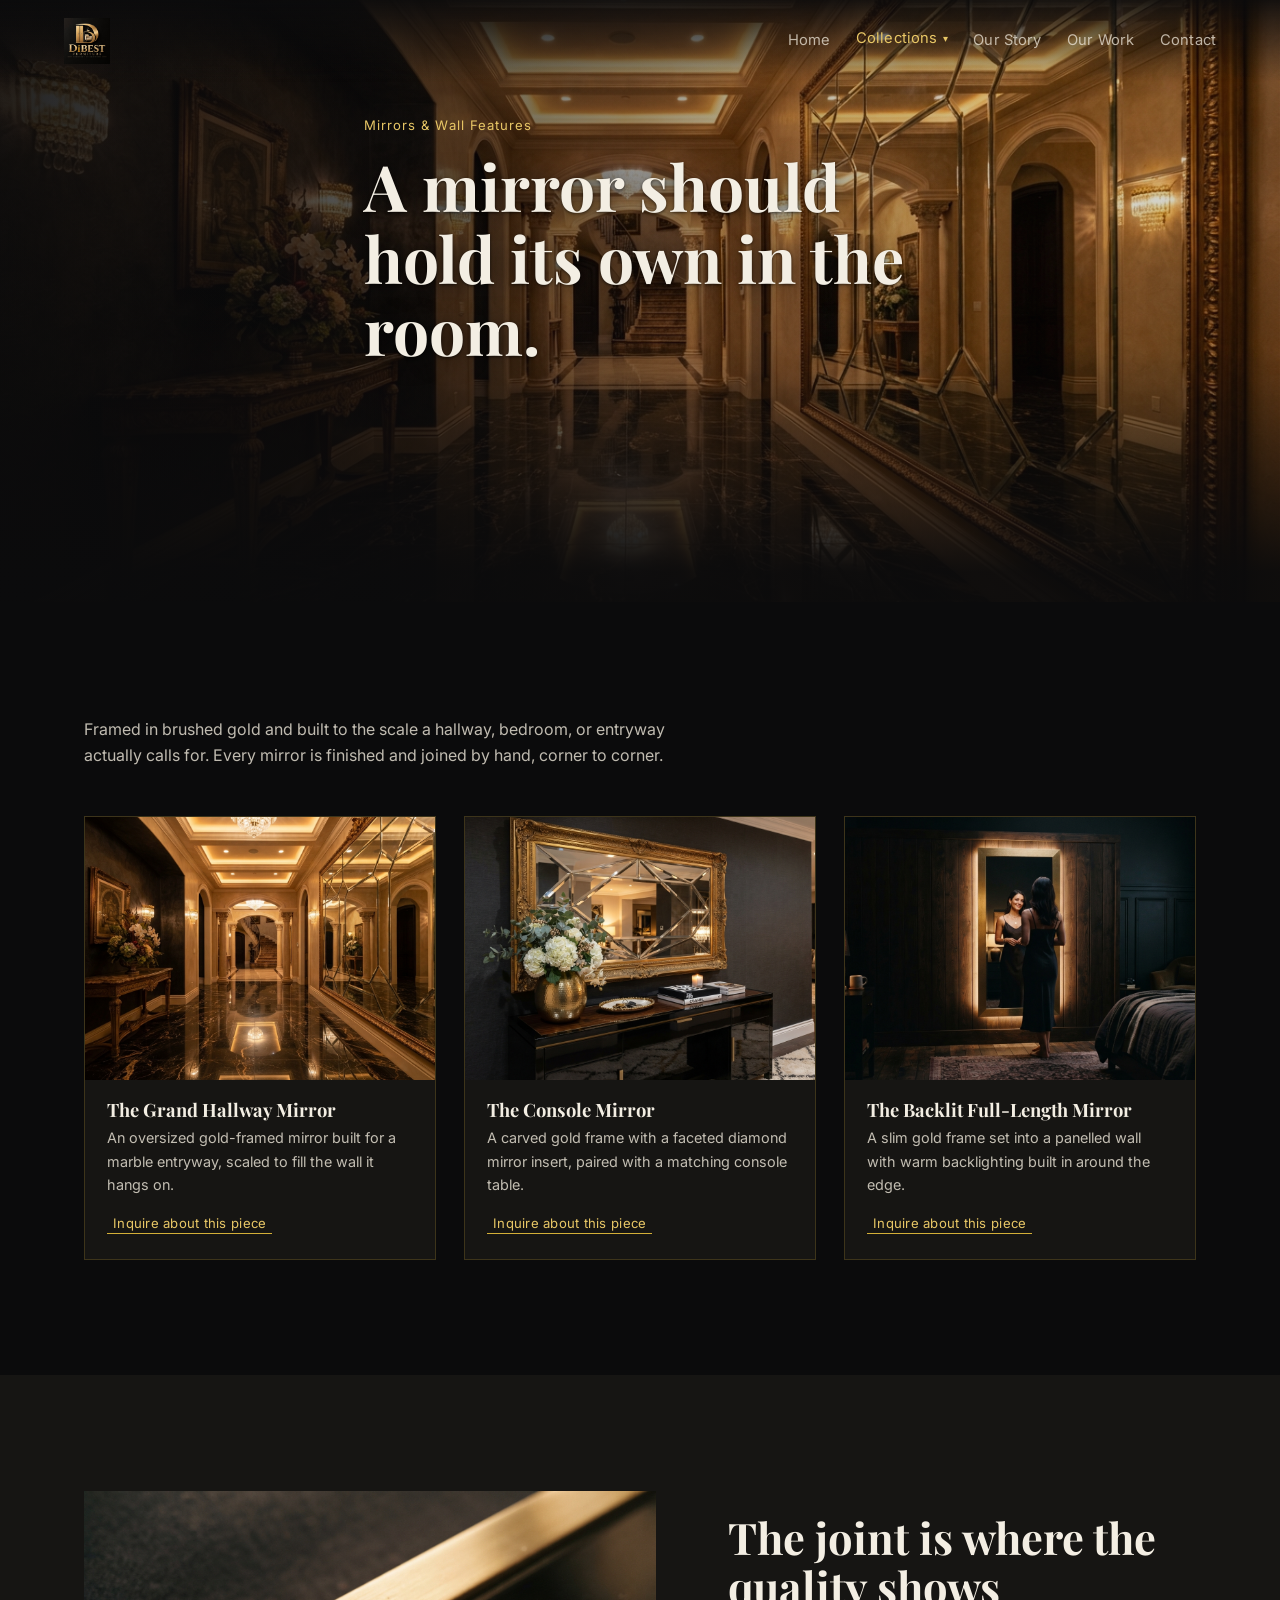
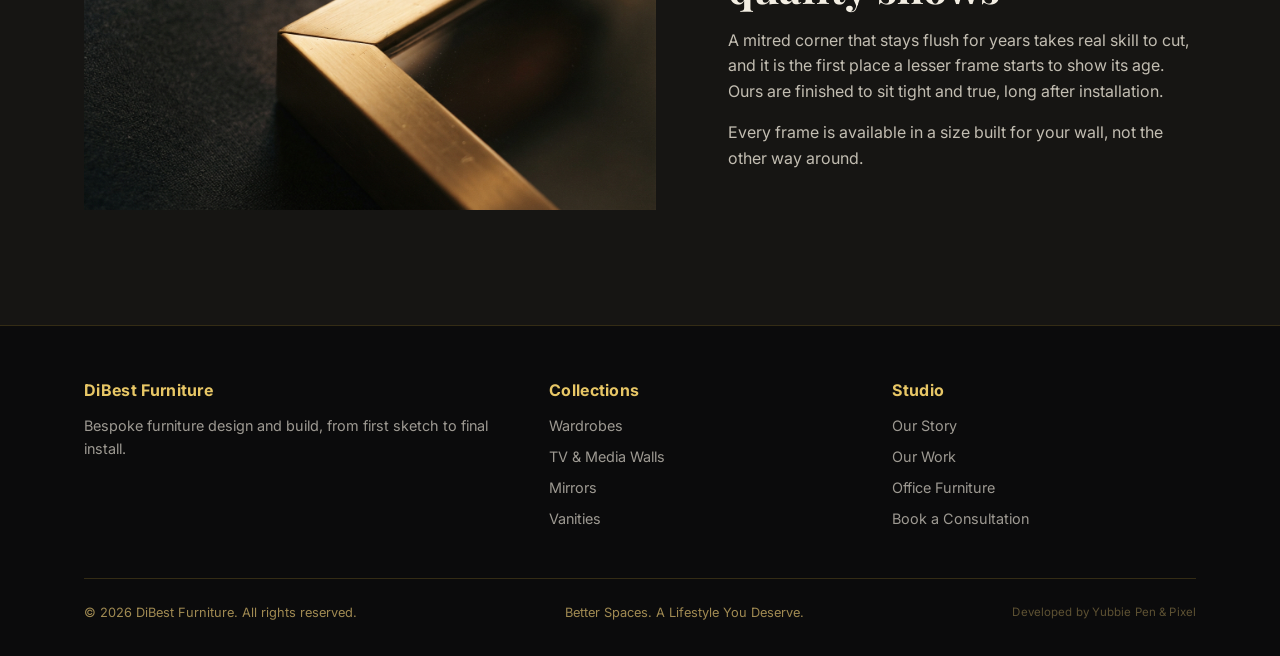
<file: mirrors.html>
<!DOCTYPE html>
<html lang="en">
<head>
<meta charset="UTF-8">
<meta name="viewport" content="width=device-width, initial-scale=1.0">
<title>Mirrors: DiBest Furniture</title>
<meta name="description" content="Bespoke mirrors and wall features by DiBest Furniture, framed in brushed gold and built as a centrepiece, not an afterthought.">
<link rel="icon" type="image/x-icon" href="favicon.ico">
<link rel="icon" type="image/png" sizes="32x32" href="images/favicon/favicon-32x32.png">
<link rel="icon" type="image/png" sizes="16x16" href="images/favicon/favicon-16x16.png">
<link rel="apple-touch-icon" sizes="180x180" href="images/favicon/apple-touch-icon.png">
<link rel="stylesheet" href="css/style.css">
</head>
<body>

<header class="site-header">
  <div class="nav-row">
    <a href="index.html" class="brand">
      <img src="images/logo/logo.png" alt="DiBest Furniture">
    </a>
    <nav class="nav-links">
      <a href="index.html">Home</a>
      <div class="nav-item dropdown">
        <button class="dropdown-toggle active" type="button">Collections <span class="caret">&#9662;</span></button>
        <div class="dropdown-menu">
        <a href="wardrobes.html">Wardrobes</a>
        <a href="tv-media.html">TV &amp; Media Walls</a>
        <a href="mirrors.html" class="active">Mirrors</a>
        <a href="dressing-tables.html">Vanities</a>
        <a href="staircase.html">Staircase</a>
        <a href="bar-display.html">Bar &amp; Display</a>
        <a href="office.html">Office</a>
        </div>
      </div>
      <a href="about.html">Our Story</a>
      <a href="our-work.html">Our Work</a>
      <a href="contact.html">Contact</a>
    </nav>
    <button class="nav-toggle" aria-label="Menu"><span></span><span></span><span></span></button>
  </div>
</header>

<section class="hero" style="background-image: url('images/mirrors/mirror-03.jpeg'); min-height: 62vh;">
  <div class="wrap hero-content">
    <div class="hero-kicker">Mirrors &amp; Wall Features</div>
    <h1>A mirror should hold its own in the room.</h1>
  </div>
</section>

<section>
  <div class="wrap">
    <div class="category-intro">
      <p>Framed in brushed gold and built to the scale a hallway, bedroom, or entryway actually calls for. Every mirror is finished and joined by hand, corner to corner.</p>
    </div>

    <div class="piece-grid">
      <div class="piece-card">
        <div class="piece-img" style="background-image:url('images/mirrors/mirror-03.jpeg')"></div>
        <div class="piece-info">
          <h3>The Grand Hallway Mirror</h3>
          <p>An oversized gold-framed mirror built for a marble entryway, scaled to fill the wall it hangs on.</p>
          <button class="piece-cta" data-inquire="The Grand Hallway Mirror">Inquire about this piece</button>
        </div>
      </div>
      <div class="piece-card">
        <div class="piece-img" style="background-image:url('images/mirrors/mirror-01.jpeg')"></div>
        <div class="piece-info">
          <h3>The Console Mirror</h3>
          <p>A carved gold frame with a faceted diamond mirror insert, paired with a matching console table.</p>
          <button class="piece-cta" data-inquire="The Console Mirror">Inquire about this piece</button>
        </div>
      </div>
      <div class="piece-card">
        <div class="piece-img" style="background-image:url('images/mirrors/mirror-02.jpeg')"></div>
        <div class="piece-info">
          <h3>The Backlit Full-Length Mirror</h3>
          <p>A slim gold frame set into a panelled wall with warm backlighting built in around the edge.</p>
          <button class="piece-cta" data-inquire="The Backlit Full-Length Mirror">Inquire about this piece</button>
        </div>
      </div>
    </div>
  </div>
</section>

<section style="background: var(--panel);">
  <div class="wrap feature">
    <div class="feature-media">
      <img src="images/mirrors/mirror-04.jpeg" alt="Brushed gold mirror frame corner joint detail" loading="lazy">
    </div>
    <div>
      <h2>The joint is where the quality shows</h2>
      <p>A mitred corner that stays flush for years takes real skill to cut, and it is the first place a lesser frame starts to show its age. Ours are finished to sit tight and true, long after installation.</p>
      <p>Every frame is available in a size built for your wall, not the other way around.</p>
    </div>
  </div>
</section>

<footer>
  <div class="wrap">
    <div class="footer-grid">
      <div>
        <h3>DiBest Furniture</h3>
        <p>Bespoke furniture design and build, from first sketch to final install.</p>
      </div>
      <div>
        <h3>Collections</h3>
        <a href="wardrobes.html">Wardrobes</a>
        <a href="tv-media.html">TV &amp; Media Walls</a>
        <a href="mirrors.html">Mirrors</a>
        <a href="dressing-tables.html">Vanities</a>
      </div>
      <div>
        <h3>Studio</h3>
        <a href="about.html">Our Story</a>
        <a href="our-work.html">Our Work</a>
        <a href="office.html">Office Furniture</a>
        <a href="contact.html">Book a Consultation</a>
      </div>
    </div>
    <div class="footer-bottom">
      <span>&copy; 2026 DiBest Furniture. All rights reserved.</span>
      <span>Better Spaces. A Lifestyle You Deserve.</span>
      <a href="https://wa.me/2347032352158" target="_blank" rel="noopener" class="dev-credit">Developed by Yubbie Pen &amp; Pixel</a>
    </div>
  </div>
</footer>

<div class="inquiry-overlay">
  <div class="inquiry-box">
    <button class="inquiry-close" data-close aria-label="Close">&times;</button>
    <h3>Inquire about this piece</h3>
    <p style="font-size:0.88rem;">Send us a few details and we will get back to you to discuss your piece.</p>
    <form>
      <label for="inquiry-item">Piece</label>
      <input type="text" id="inquiry-item" readonly>
      <label for="inquiry-name">Your name</label>
      <input type="text" id="inquiry-name" required>
      <label for="inquiry-phone">Phone or WhatsApp</label>
      <input type="text" id="inquiry-phone" required>
      <label for="inquiry-message">Message</label>
      <textarea id="inquiry-message" placeholder="Tell us about the space, size, or finish you have in mind."></textarea>
      <button type="submit" class="btn btn-solid" style="margin-top:20px; width:100%; text-align:center; border:none; cursor:pointer;">Send inquiry</button>
    </form>
  </div>
</div>

<script src="js/main.js"></script>
</body>
</html>
</file>
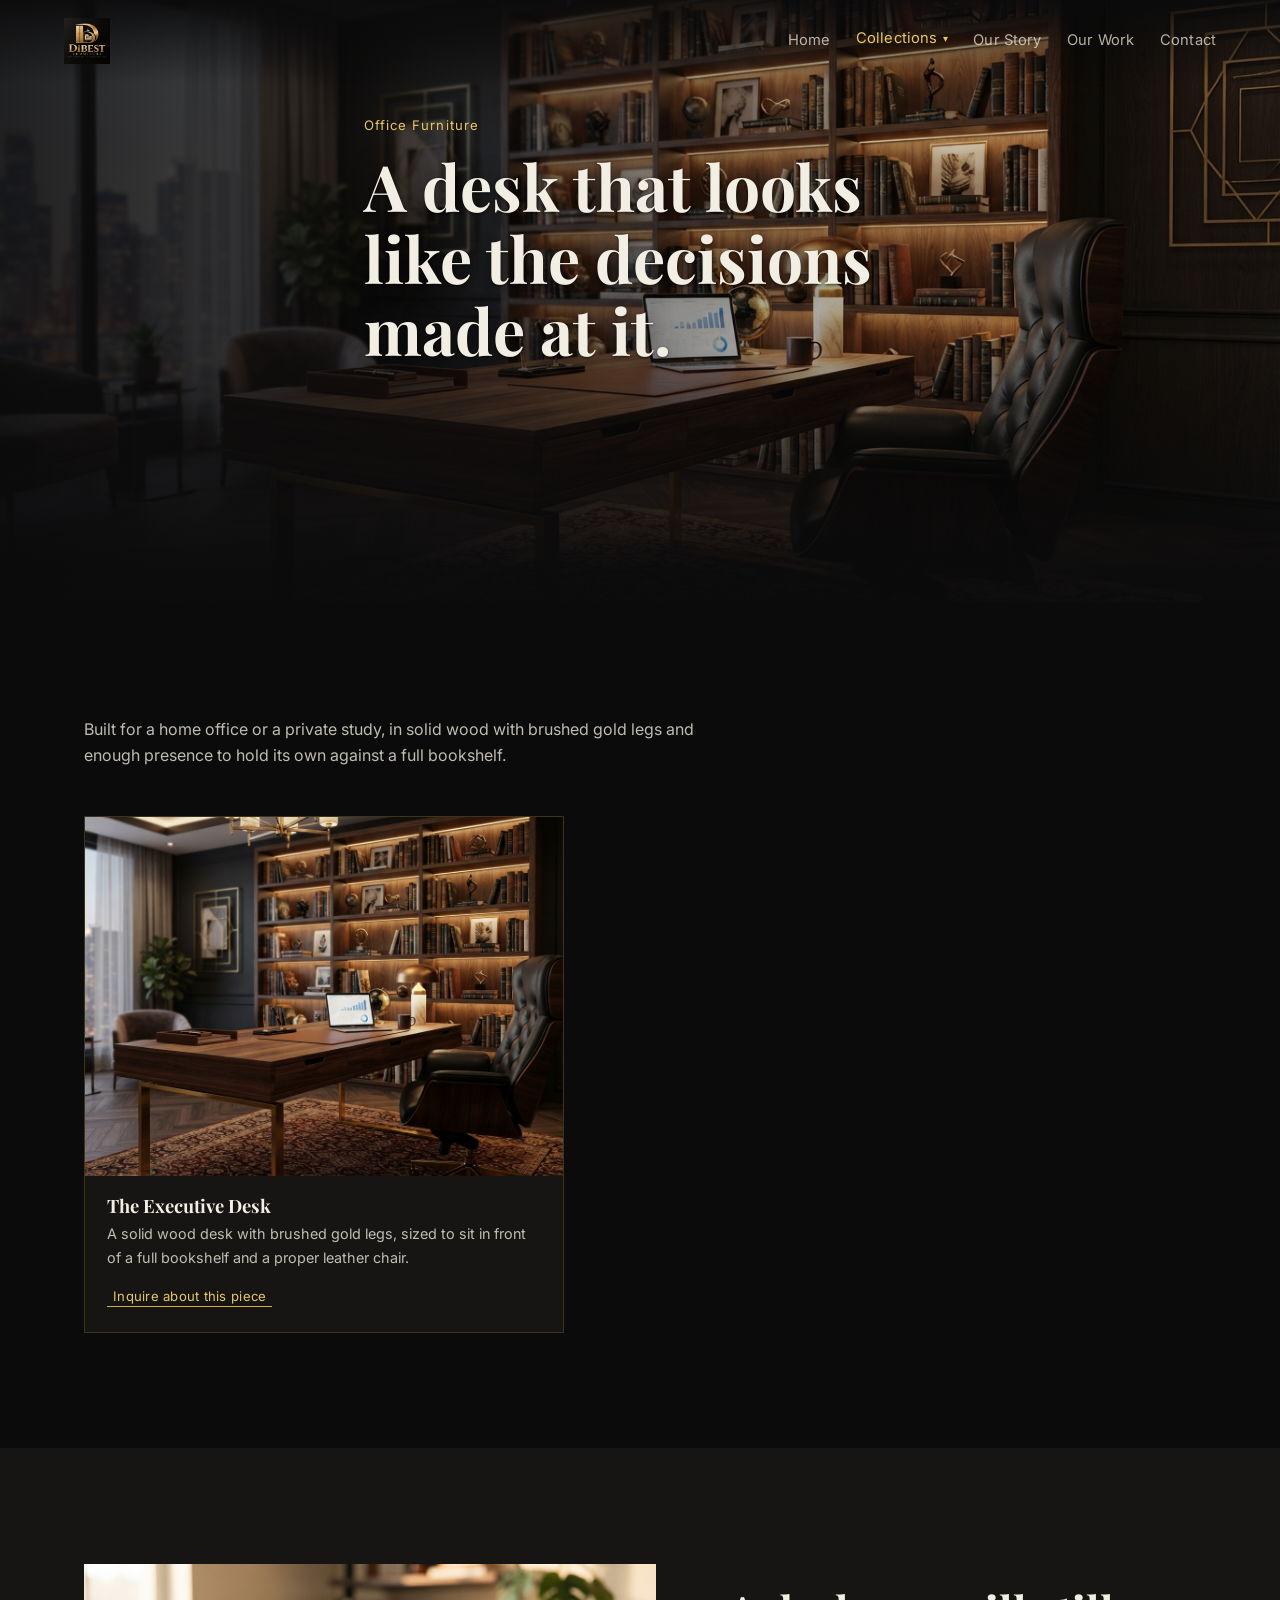
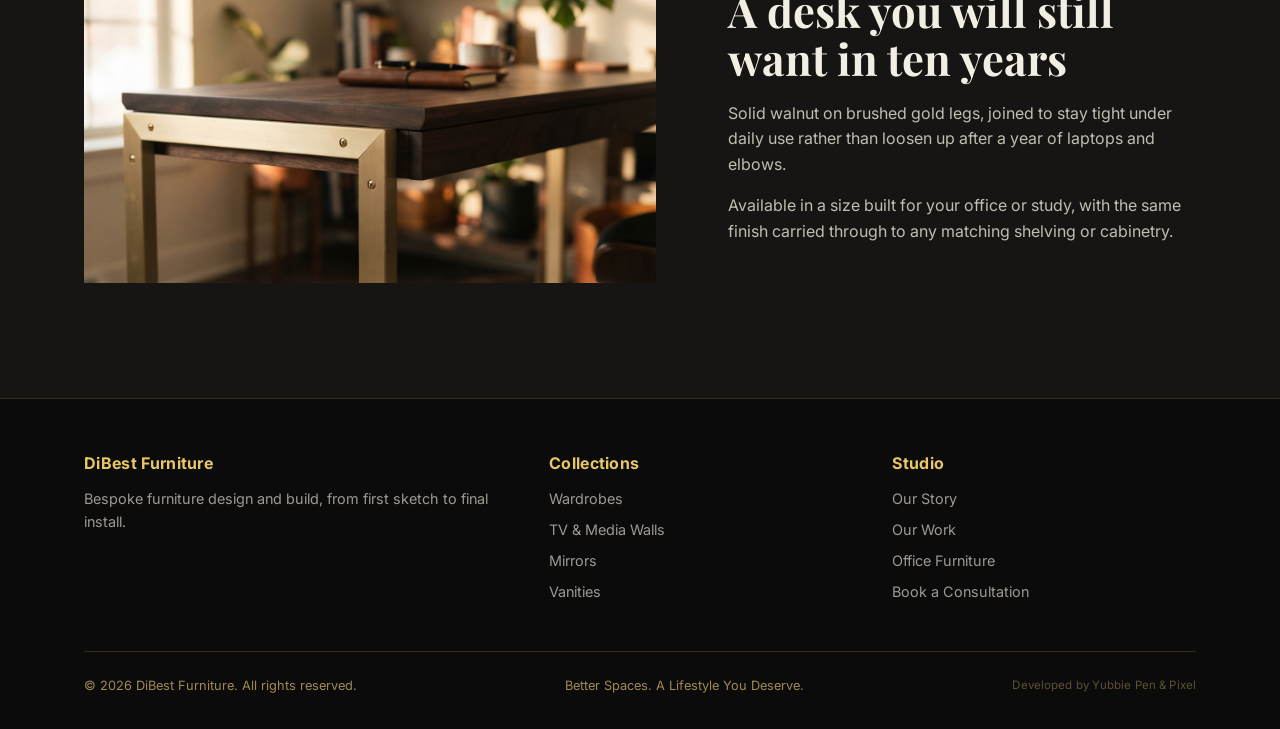
<file: office.html>
<!DOCTYPE html>
<html lang="en">
<head>
<meta charset="UTF-8">
<meta name="viewport" content="width=device-width, initial-scale=1.0">
<title>Office Furniture: DiBest Furniture</title>
<meta name="description" content="Bespoke executive desks and office furniture by DiBest Furniture, built in solid wood with brushed gold detailing.">
<link rel="icon" type="image/x-icon" href="favicon.ico">
<link rel="icon" type="image/png" sizes="32x32" href="images/favicon/favicon-32x32.png">
<link rel="icon" type="image/png" sizes="16x16" href="images/favicon/favicon-16x16.png">
<link rel="apple-touch-icon" sizes="180x180" href="images/favicon/apple-touch-icon.png">
<link rel="stylesheet" href="css/style.css">
</head>
<body>

<header class="site-header">
  <div class="nav-row">
    <a href="index.html" class="brand">
      <img src="images/logo/logo.png" alt="DiBest Furniture">
    </a>
    <nav class="nav-links">
      <a href="index.html">Home</a>
      <div class="nav-item dropdown">
        <button class="dropdown-toggle active" type="button">Collections <span class="caret">&#9662;</span></button>
        <div class="dropdown-menu">
        <a href="wardrobes.html">Wardrobes</a>
        <a href="tv-media.html">TV &amp; Media Walls</a>
        <a href="mirrors.html">Mirrors</a>
        <a href="dressing-tables.html">Vanities</a>
        <a href="staircase.html">Staircase</a>
        <a href="bar-display.html">Bar &amp; Display</a>
        <a href="office.html" class="active">Office</a>
        </div>
      </div>
      <a href="about.html">Our Story</a>
      <a href="our-work.html">Our Work</a>
      <a href="contact.html">Contact</a>
    </nav>
    <button class="nav-toggle" aria-label="Menu"><span></span><span></span><span></span></button>
  </div>
</header>

<section class="hero" style="background-image: url('images/office/office-01.jpeg'); min-height: 62vh;">
  <div class="wrap hero-content">
    <div class="hero-kicker">Office Furniture</div>
    <h1>A desk that looks like the decisions made at it.</h1>
  </div>
</section>

<section>
  <div class="wrap">
    <div class="category-intro">
      <p>Built for a home office or a private study, in solid wood with brushed gold legs and enough presence to hold its own against a full bookshelf.</p>
    </div>

    <div style="max-width: 480px;">
      <div class="piece-card">
        <div class="piece-img" style="background-image:url('images/office/office-01.jpeg')"></div>
        <div class="piece-info">
          <h3>The Executive Desk</h3>
          <p>A solid wood desk with brushed gold legs, sized to sit in front of a full bookshelf and a proper leather chair.</p>
          <button class="piece-cta" data-inquire="The Executive Desk">Inquire about this piece</button>
        </div>
      </div>
    </div>
  </div>
</section>

<section style="background: var(--panel);">
  <div class="wrap feature">
    <div class="feature-media">
      <img src="images/office/office-02.jpeg" alt="Brushed gold leg detail on a walnut desk corner" loading="lazy">
    </div>
    <div>
      <h2>A desk you will still want in ten years</h2>
      <p>Solid walnut on brushed gold legs, joined to stay tight under daily use rather than loosen up after a year of laptops and elbows.</p>
      <p>Available in a size built for your office or study, with the same finish carried through to any matching shelving or cabinetry.</p>
    </div>
  </div>
</section>

<footer>
  <div class="wrap">
    <div class="footer-grid">
      <div>
        <h3>DiBest Furniture</h3>
        <p>Bespoke furniture design and build, from first sketch to final install.</p>
      </div>
      <div>
        <h3>Collections</h3>
        <a href="wardrobes.html">Wardrobes</a>
        <a href="tv-media.html">TV &amp; Media Walls</a>
        <a href="mirrors.html">Mirrors</a>
        <a href="dressing-tables.html">Vanities</a>
      </div>
      <div>
        <h3>Studio</h3>
        <a href="about.html">Our Story</a>
        <a href="our-work.html">Our Work</a>
        <a href="office.html">Office Furniture</a>
        <a href="contact.html">Book a Consultation</a>
      </div>
    </div>
    <div class="footer-bottom">
      <span>&copy; 2026 DiBest Furniture. All rights reserved.</span>
      <span>Better Spaces. A Lifestyle You Deserve.</span>
      <a href="https://wa.me/2347032352158" target="_blank" rel="noopener" class="dev-credit">Developed by Yubbie Pen &amp; Pixel</a>
    </div>
  </div>
</footer>

<div class="inquiry-overlay">
  <div class="inquiry-box">
    <button class="inquiry-close" data-close aria-label="Close">&times;</button>
    <h3>Inquire about this piece</h3>
    <p style="font-size:0.88rem;">Send us a few details and we will get back to you to discuss your piece.</p>
    <form>
      <label for="inquiry-item">Piece</label>
      <input type="text" id="inquiry-item" readonly>
      <label for="inquiry-name">Your name</label>
      <input type="text" id="inquiry-name" required>
      <label for="inquiry-phone">Phone or WhatsApp</label>
      <input type="text" id="inquiry-phone" required>
      <label for="inquiry-message">Message</label>
      <textarea id="inquiry-message" placeholder="Tell us about the space, size, or finish you have in mind."></textarea>
      <button type="submit" class="btn btn-solid" style="margin-top:20px; width:100%; text-align:center; border:none; cursor:pointer;">Send inquiry</button>
    </form>
  </div>
</div>

<script src="js/main.js"></script>
</body>
</html>
</file>
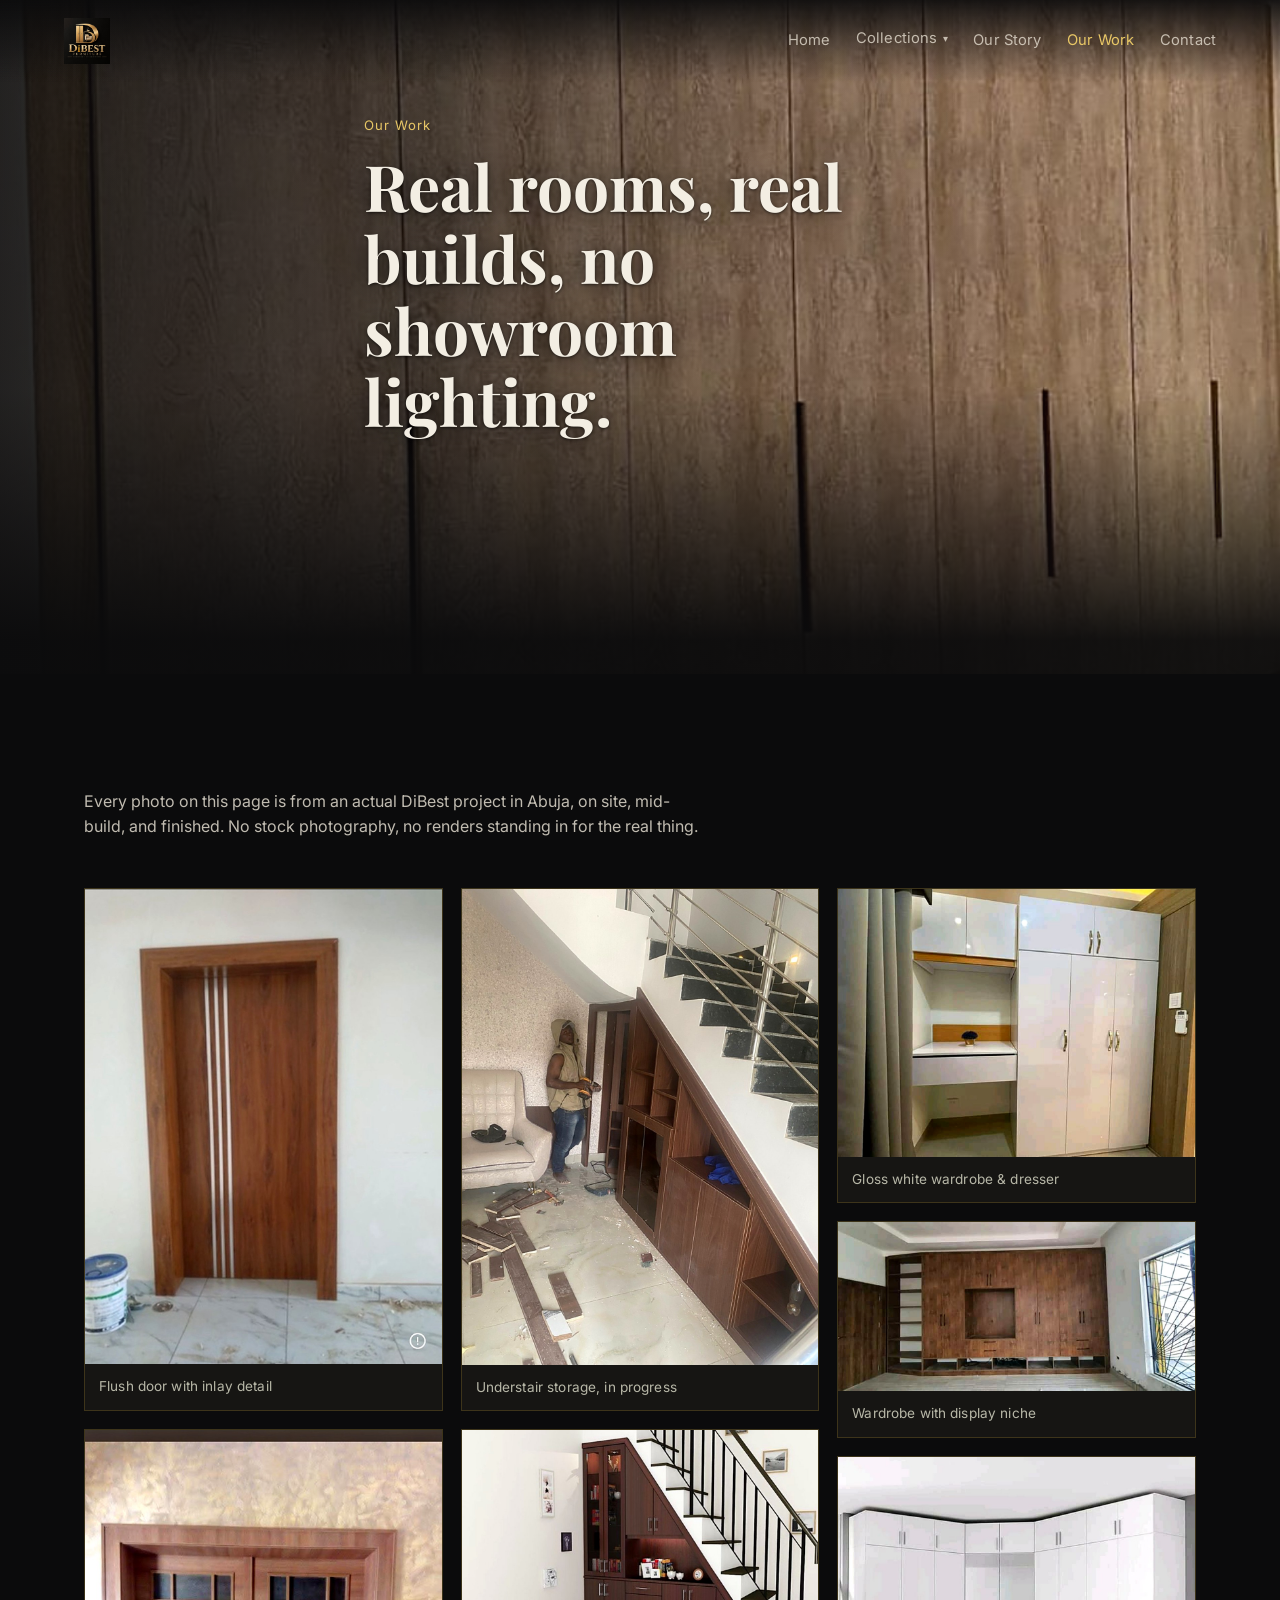
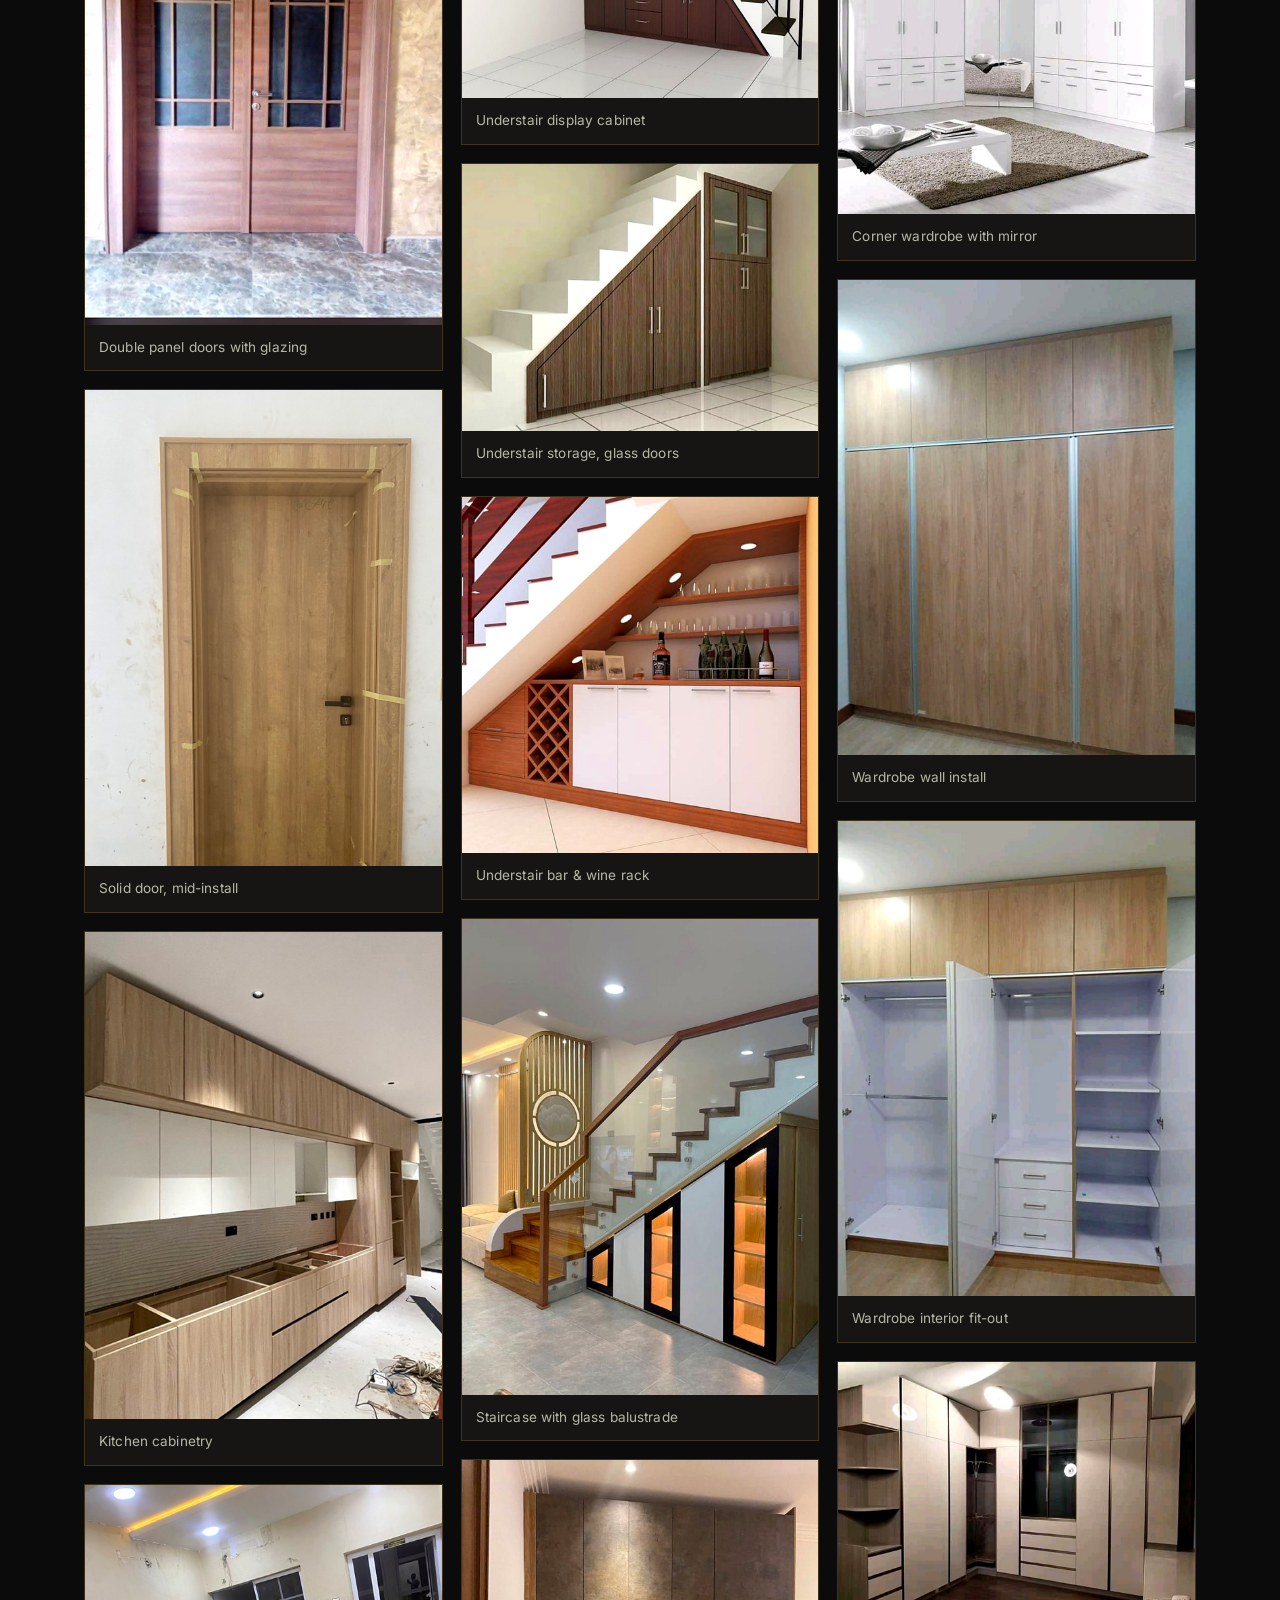
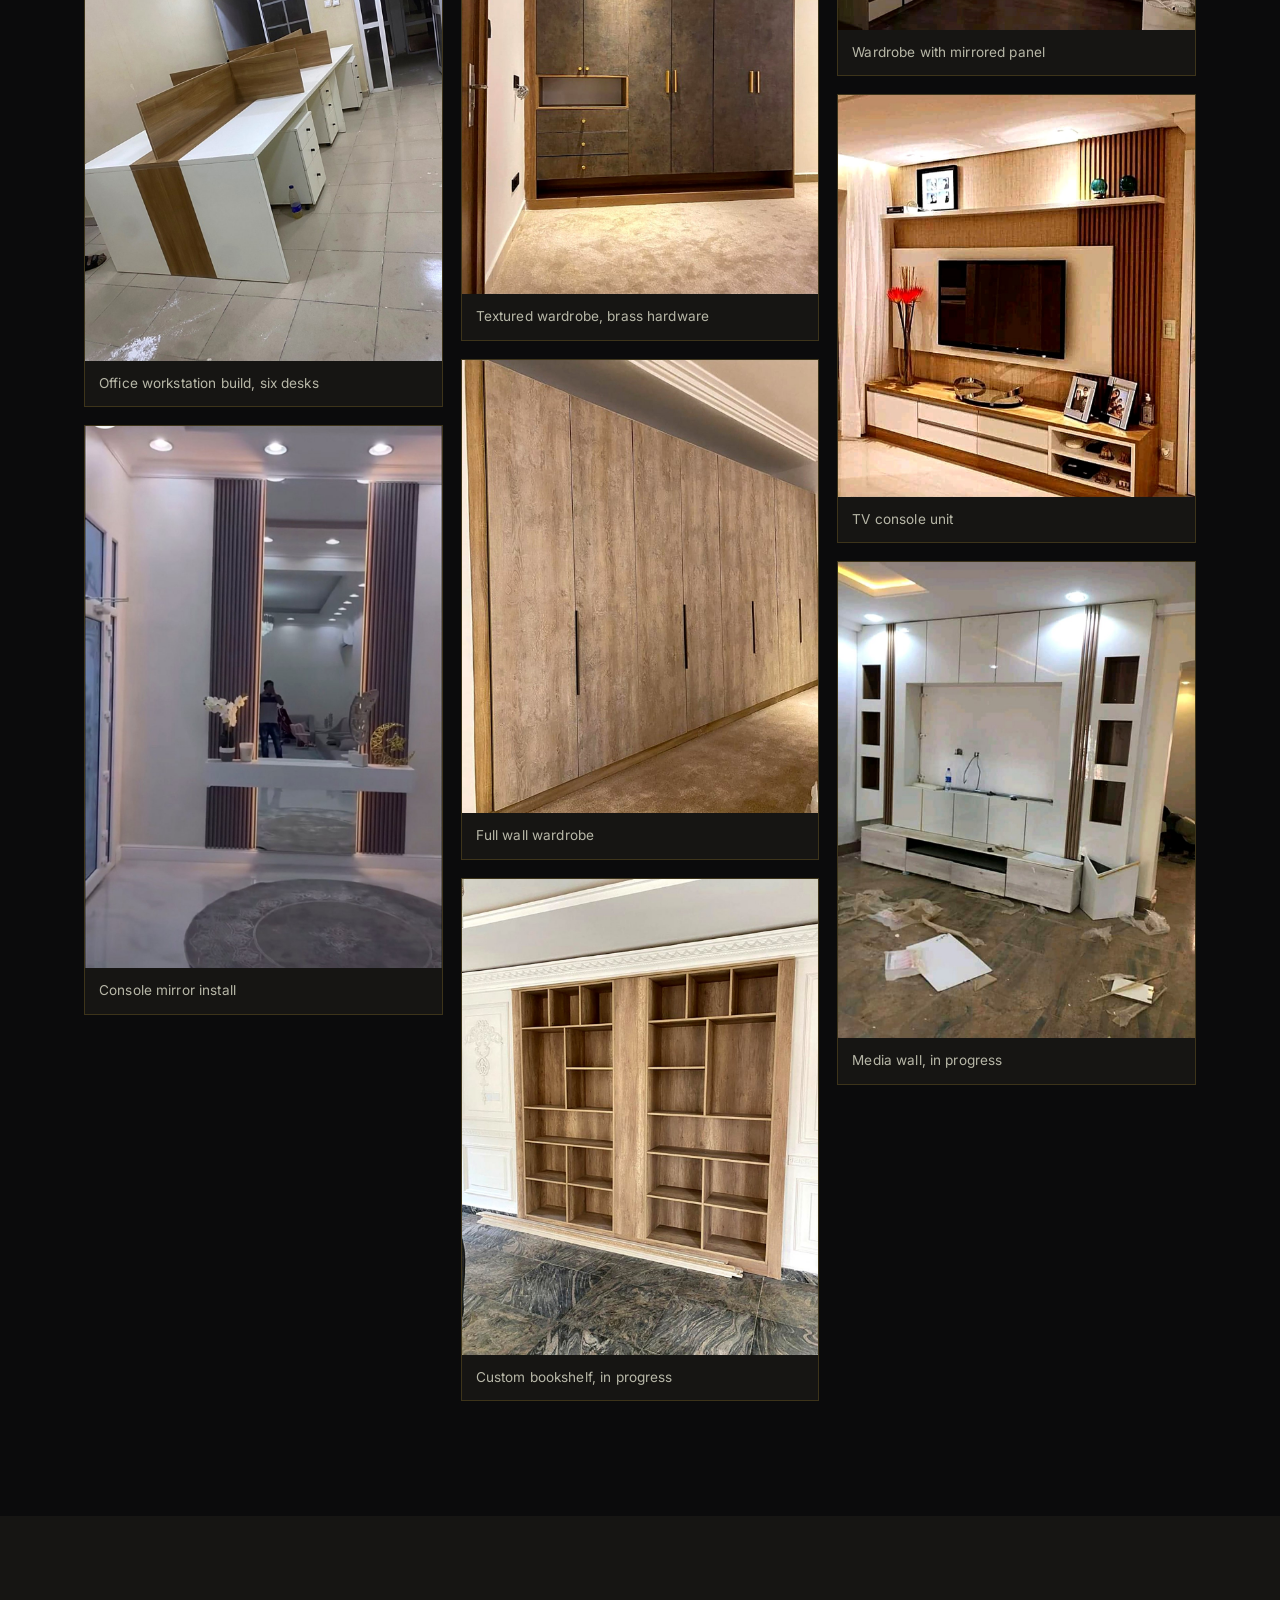
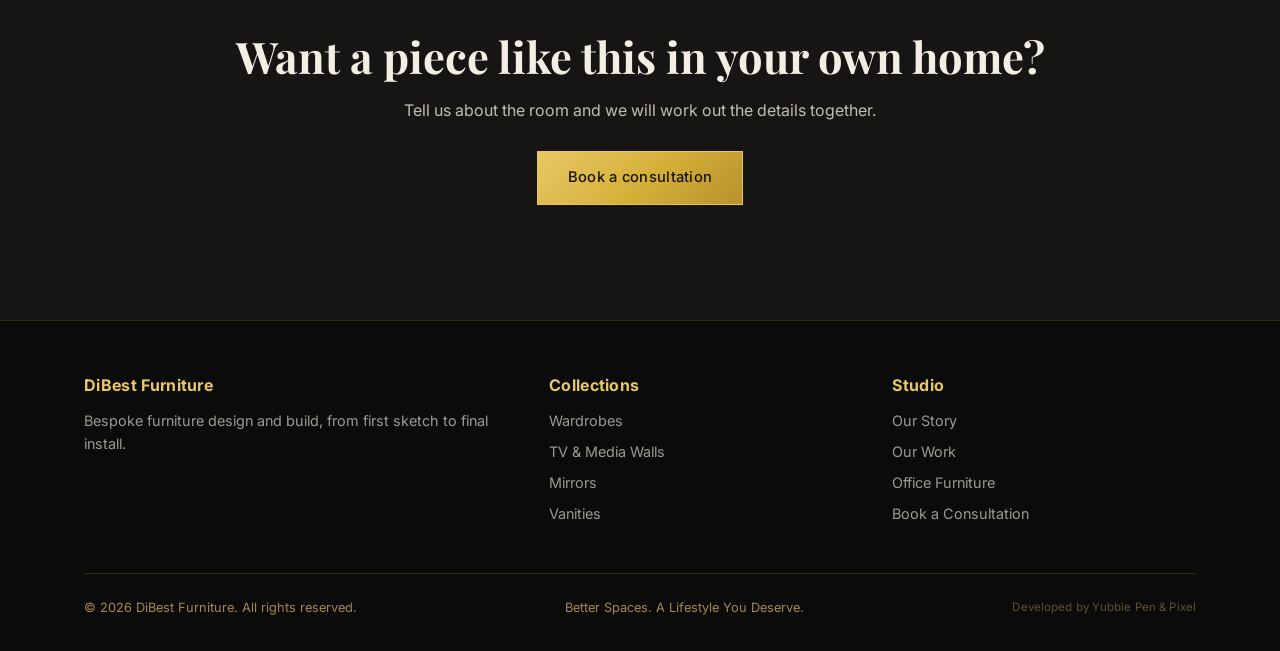
<file: our-work.html>
<!DOCTYPE html>
<html lang="en">
<head>
<meta charset="UTF-8">
<meta name="viewport" content="width=device-width, initial-scale=1.0">
<title>Our Work: DiBest Furniture</title>
<meta name="description" content="A look inside DiBest Furniture's completed projects in Abuja: wardrobes, staircase storage, kitchen cabinetry, media walls, and office fit-outs.">
<link rel="icon" type="image/x-icon" href="favicon.ico">
<link rel="icon" type="image/png" sizes="32x32" href="images/favicon/favicon-32x32.png">
<link rel="icon" type="image/png" sizes="16x16" href="images/favicon/favicon-16x16.png">
<link rel="apple-touch-icon" sizes="180x180" href="images/favicon/apple-touch-icon.png">
<link rel="stylesheet" href="css/style.css">
</head>
<body>

<header class="site-header">
  <div class="nav-row">
    <a href="index.html" class="brand">
      <img src="images/logo/logo.png" alt="DiBest Furniture">
    </a>
    <nav class="nav-links">
      <a href="index.html">Home</a>
      <div class="nav-item dropdown">
        <button class="dropdown-toggle" type="button">Collections <span class="caret">&#9662;</span></button>
        <div class="dropdown-menu">
        <a href="wardrobes.html">Wardrobes</a>
        <a href="tv-media.html">TV &amp; Media Walls</a>
        <a href="mirrors.html">Mirrors</a>
        <a href="dressing-tables.html">Vanities</a>
        <a href="staircase.html">Staircase</a>
        <a href="bar-display.html">Bar &amp; Display</a>
        <a href="office.html">Office</a>
        </div>
      </div>
      <a href="about.html">Our Story</a>
      <a href="our-work.html" class="active">Our Work</a>
      <a href="contact.html">Contact</a>
    </nav>
    <button class="nav-toggle" aria-label="Menu"><span></span><span></span><span></span></button>
  </div>
</header>

<section class="hero" style="background-image: url('images/our-work/work-13.jpg'); min-height: 56vh;">
  <div class="wrap hero-content">
    <div class="hero-kicker">Our Work</div>
    <h1>Real rooms, real builds, no showroom lighting.</h1>
  </div>
</section>

<section>
  <div class="wrap">
    <div class="category-intro">
      <p>Every photo on this page is from an actual DiBest project in Abuja, on site, mid-build, and finished. No stock photography, no renders standing in for the real thing.</p>
    </div>

    <div class="work-grid">
      <div class="work-item">
        <img src="images/our-work/work-01.jpg" alt="Flush wood door with inlay detail" loading="lazy">
        <div class="work-caption">Flush door with inlay detail</div>
      </div>
      <div class="work-item">
        <img src="images/our-work/work-02.jpg" alt="Double glass panel wood doors" loading="lazy">
        <div class="work-caption">Double panel doors with glazing</div>
      </div>
      <div class="work-item">
        <img src="images/our-work/work-03.jpg" alt="Solid wood door mid installation" loading="lazy">
        <div class="work-caption">Solid door, mid-install</div>
      </div>
      <div class="work-item">
        <img src="images/our-work/work-04.jpg" alt="Kitchen cabinetry installation" loading="lazy">
        <div class="work-caption">Kitchen cabinetry</div>
      </div>
      <div class="work-item">
        <img src="images/our-work/work-05.jpg" alt="Office workstation desks and partitions" loading="lazy">
        <div class="work-caption">Office workstation build, six desks</div>
      </div>
      <div class="work-item">
        <img src="images/our-work/work-06.jpg" alt="Console mirror installation" loading="lazy">
        <div class="work-caption">Console mirror install</div>
      </div>
      <div class="work-item">
        <img src="images/our-work/work-07.jpg" alt="Understair storage cabinetry in progress" loading="lazy">
        <div class="work-caption">Understair storage, in progress</div>
      </div>
      <div class="work-item">
        <img src="images/our-work/work-08.jpg" alt="Understair display cabinet with glass doors" loading="lazy">
        <div class="work-caption">Understair display cabinet</div>
      </div>
      <div class="work-item">
        <img src="images/our-work/work-09.jpg" alt="Understair storage with glass cabinet doors" loading="lazy">
        <div class="work-caption">Understair storage, glass doors</div>
      </div>
      <div class="work-item">
        <img src="images/our-work/work-10.jpg" alt="Understair bar cabinet with wine rack" loading="lazy">
        <div class="work-caption">Understair bar &amp; wine rack</div>
      </div>
      <div class="work-item">
        <img src="images/our-work/work-11.jpg" alt="Staircase with glass balustrade and lit display cabinet" loading="lazy">
        <div class="work-caption">Staircase with glass balustrade</div>
      </div>
      <div class="work-item">
        <img src="images/our-work/work-12.jpg" alt="Textured wardrobe with brass handles" loading="lazy">
        <div class="work-caption">Textured wardrobe, brass hardware</div>
      </div>
      <div class="work-item">
        <img src="images/our-work/work-13.jpg" alt="Full wall wardrobe" loading="lazy">
        <div class="work-caption">Full wall wardrobe</div>
      </div>
      <div class="work-item">
        <img src="images/our-work/work-14.jpg" alt="Custom bookshelf unit in progress" loading="lazy">
        <div class="work-caption">Custom bookshelf, in progress</div>
      </div>
      <div class="work-item">
        <img src="images/our-work/work-15.jpg" alt="Gloss white wardrobe and dresser nook" loading="lazy">
        <div class="work-caption">Gloss white wardrobe &amp; dresser</div>
      </div>
      <div class="work-item">
        <img src="images/our-work/work-16.jpg" alt="Bedroom wardrobe with display niche" loading="lazy">
        <div class="work-caption">Wardrobe with display niche</div>
      </div>
      <div class="work-item">
        <img src="images/our-work/work-17.jpg" alt="White corner wardrobe with mirror" loading="lazy">
        <div class="work-caption">Corner wardrobe with mirror</div>
      </div>
      <div class="work-item">
        <img src="images/our-work/work-18.jpg" alt="Wardrobe wall installation" loading="lazy">
        <div class="work-caption">Wardrobe wall install</div>
      </div>
      <div class="work-item">
        <img src="images/our-work/work-19.jpg" alt="Wardrobe interior fit out with shelving" loading="lazy">
        <div class="work-caption">Wardrobe interior fit-out</div>
      </div>
      <div class="work-item">
        <img src="images/our-work/work-20.jpg" alt="Wardrobe with mirrored panel" loading="lazy">
        <div class="work-caption">Wardrobe with mirrored panel</div>
      </div>
      <div class="work-item">
        <img src="images/our-work/work-21.jpg" alt="TV console unit styled with decor" loading="lazy">
        <div class="work-caption">TV console unit</div>
      </div>
      <div class="work-item">
        <img src="images/our-work/work-22.jpg" alt="Media wall installation in progress" loading="lazy">
        <div class="work-caption">Media wall, in progress</div>
      </div>
    </div>
  </div>
</section>

<section style="background: var(--panel);">
  <div class="wrap" style="text-align:center;">
    <h2>Want a piece like this in your own home?</h2>
    <p style="margin: 0 auto 20px; max-width: 50ch;">Tell us about the room and we will work out the details together.</p>
    <a href="contact.html" class="btn btn-solid">Book a consultation</a>
  </div>
</section>

<footer>
  <div class="wrap">
    <div class="footer-grid">
      <div>
        <h3>DiBest Furniture</h3>
        <p>Bespoke furniture design and build, from first sketch to final install.</p>
      </div>
      <div>
        <h3>Collections</h3>
        <a href="wardrobes.html">Wardrobes</a>
        <a href="tv-media.html">TV &amp; Media Walls</a>
        <a href="mirrors.html">Mirrors</a>
        <a href="dressing-tables.html">Vanities</a>
      </div>
      <div>
        <h3>Studio</h3>
        <a href="about.html">Our Story</a>
        <a href="our-work.html">Our Work</a>
        <a href="office.html">Office Furniture</a>
        <a href="contact.html">Book a Consultation</a>
      </div>
    </div>
    <div class="footer-bottom">
      <span>&copy; 2026 DiBest Furniture. All rights reserved.</span>
      <span>Better Spaces. A Lifestyle You Deserve.</span>
      <a href="https://wa.me/2347032352158" target="_blank" rel="noopener" class="dev-credit">Developed by Yubbie Pen &amp; Pixel</a>
    </div>
  </div>
</footer>

<script src="js/main.js"></script>
</body>
</html>
</file>
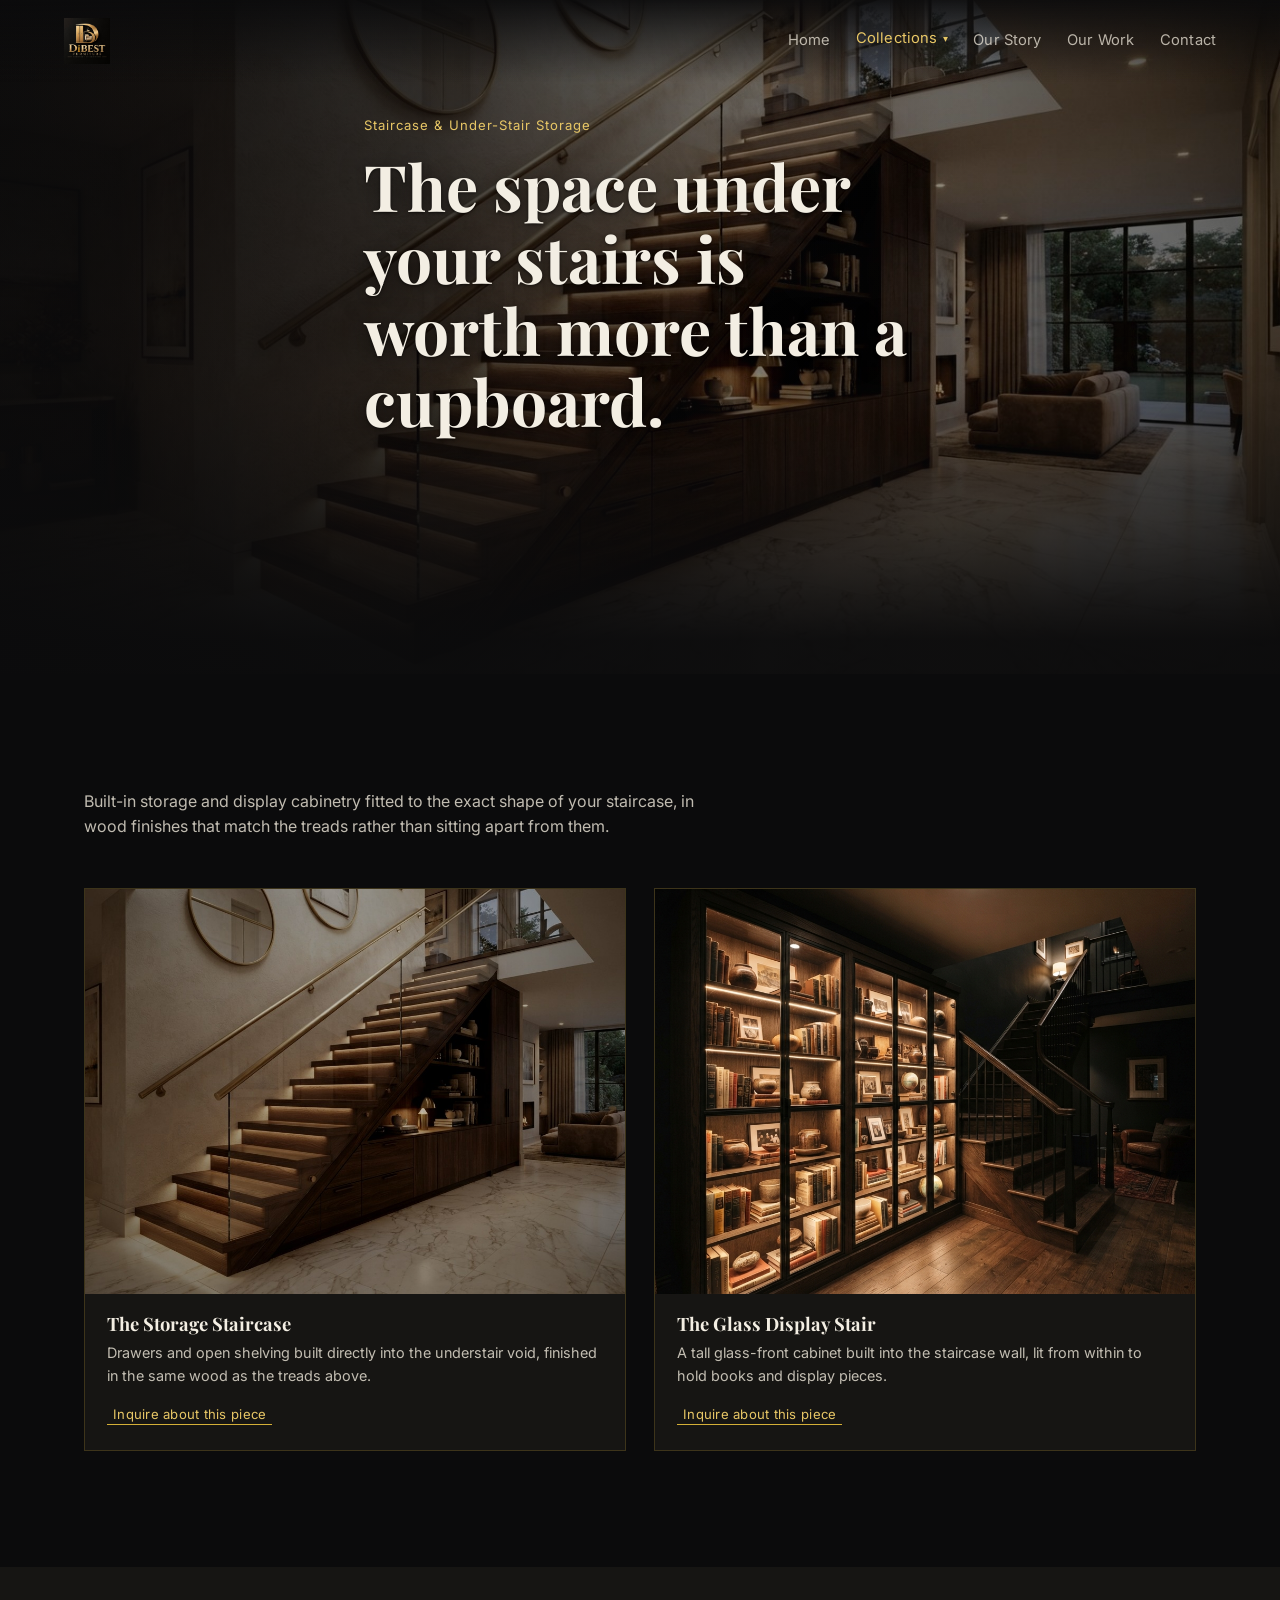
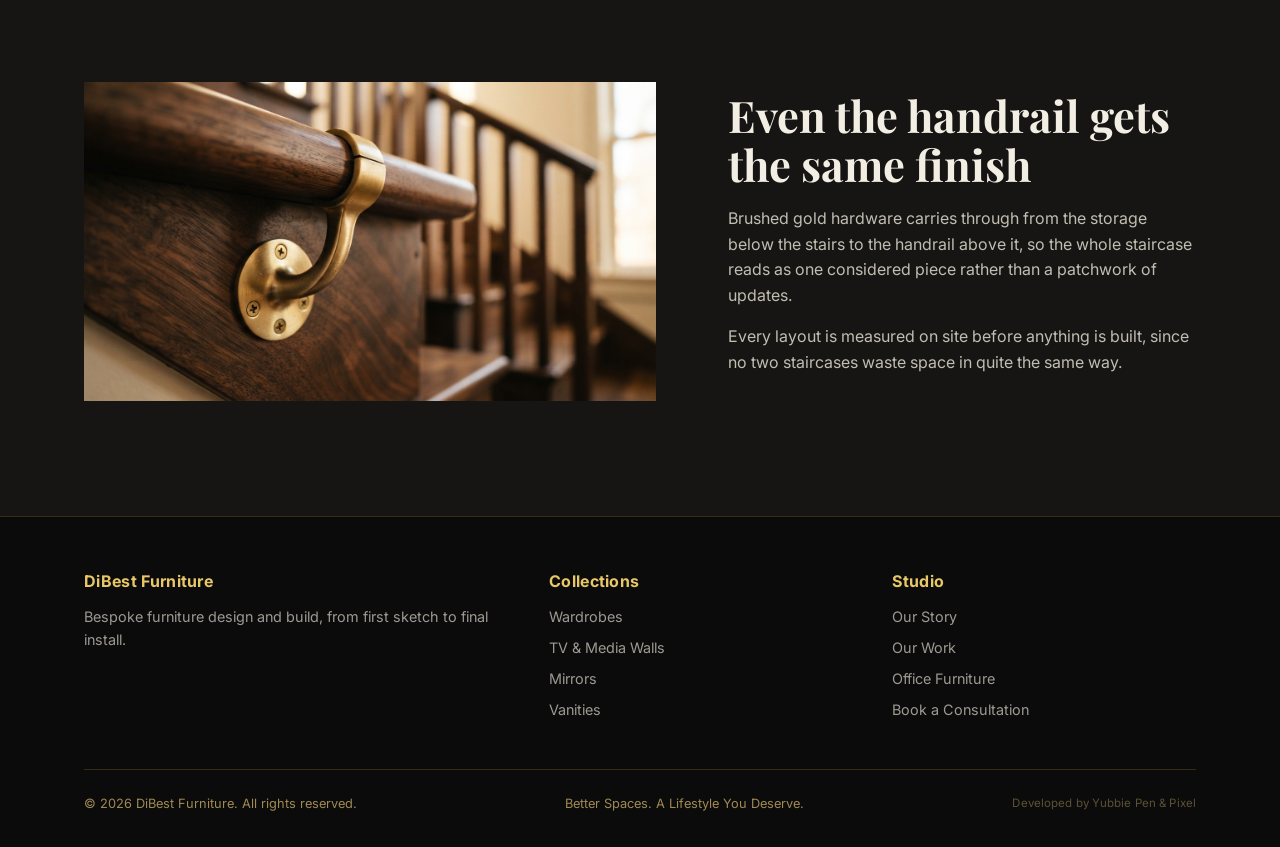
<file: staircase.html>
<!DOCTYPE html>
<html lang="en">
<head>
<meta charset="UTF-8">
<meta name="viewport" content="width=device-width, initial-scale=1.0">
<title>Staircase Storage: DiBest Furniture</title>
<meta name="description" content="Bespoke under-stair storage and staircase display cabinetry by DiBest Furniture, built to use the space most homes waste.">
<link rel="icon" type="image/x-icon" href="favicon.ico">
<link rel="icon" type="image/png" sizes="32x32" href="images/favicon/favicon-32x32.png">
<link rel="icon" type="image/png" sizes="16x16" href="images/favicon/favicon-16x16.png">
<link rel="apple-touch-icon" sizes="180x180" href="images/favicon/apple-touch-icon.png">
<link rel="stylesheet" href="css/style.css">
</head>
<body>

<header class="site-header">
  <div class="nav-row">
    <a href="index.html" class="brand">
      <img src="images/logo/logo.png" alt="DiBest Furniture">
    </a>
    <nav class="nav-links">
      <a href="index.html">Home</a>
      <div class="nav-item dropdown">
        <button class="dropdown-toggle active" type="button">Collections <span class="caret">&#9662;</span></button>
        <div class="dropdown-menu">
        <a href="wardrobes.html">Wardrobes</a>
        <a href="tv-media.html">TV &amp; Media Walls</a>
        <a href="mirrors.html">Mirrors</a>
        <a href="dressing-tables.html">Vanities</a>
        <a href="staircase.html" class="active">Staircase</a>
        <a href="bar-display.html">Bar &amp; Display</a>
        <a href="office.html">Office</a>
        </div>
      </div>
      <a href="about.html">Our Story</a>
      <a href="our-work.html">Our Work</a>
      <a href="contact.html">Contact</a>
    </nav>
    <button class="nav-toggle" aria-label="Menu"><span></span><span></span><span></span></button>
  </div>
</header>

<section class="hero" style="background-image: url('images/staircase/stair-03.jpeg'); min-height: 62vh;">
  <div class="wrap hero-content">
    <div class="hero-kicker">Staircase &amp; Under-Stair Storage</div>
    <h1>The space under your stairs is worth more than a cupboard.</h1>
  </div>
</section>

<section>
  <div class="wrap">
    <div class="category-intro">
      <p>Built-in storage and display cabinetry fitted to the exact shape of your staircase, in wood finishes that match the treads rather than sitting apart from them.</p>
    </div>

    <div class="piece-grid" style="grid-template-columns: repeat(2, 1fr);">
      <div class="piece-card">
        <div class="piece-img" style="background-image:url('images/staircase/stair-03.jpeg')"></div>
        <div class="piece-info">
          <h3>The Storage Staircase</h3>
          <p>Drawers and open shelving built directly into the understair void, finished in the same wood as the treads above.</p>
          <button class="piece-cta" data-inquire="The Storage Staircase">Inquire about this piece</button>
        </div>
      </div>
      <div class="piece-card">
        <div class="piece-img" style="background-image:url('images/staircase/stair-02.jpeg')"></div>
        <div class="piece-info">
          <h3>The Glass Display Stair</h3>
          <p>A tall glass-front cabinet built into the staircase wall, lit from within to hold books and display pieces.</p>
          <button class="piece-cta" data-inquire="The Glass Display Stair">Inquire about this piece</button>
        </div>
      </div>
    </div>
  </div>
</section>

<section style="background: var(--panel);">
  <div class="wrap feature">
    <div class="feature-media">
      <img src="images/staircase/stair-01.jpeg" alt="Brushed gold staircase handrail bracket detail" loading="lazy">
    </div>
    <div>
      <h2>Even the handrail gets the same finish</h2>
      <p>Brushed gold hardware carries through from the storage below the stairs to the handrail above it, so the whole staircase reads as one considered piece rather than a patchwork of updates.</p>
      <p>Every layout is measured on site before anything is built, since no two staircases waste space in quite the same way.</p>
    </div>
  </div>
</section>

<footer>
  <div class="wrap">
    <div class="footer-grid">
      <div>
        <h3>DiBest Furniture</h3>
        <p>Bespoke furniture design and build, from first sketch to final install.</p>
      </div>
      <div>
        <h3>Collections</h3>
        <a href="wardrobes.html">Wardrobes</a>
        <a href="tv-media.html">TV &amp; Media Walls</a>
        <a href="mirrors.html">Mirrors</a>
        <a href="dressing-tables.html">Vanities</a>
      </div>
      <div>
        <h3>Studio</h3>
        <a href="about.html">Our Story</a>
        <a href="our-work.html">Our Work</a>
        <a href="office.html">Office Furniture</a>
        <a href="contact.html">Book a Consultation</a>
      </div>
    </div>
    <div class="footer-bottom">
      <span>&copy; 2026 DiBest Furniture. All rights reserved.</span>
      <span>Better Spaces. A Lifestyle You Deserve.</span>
      <a href="https://wa.me/2347032352158" target="_blank" rel="noopener" class="dev-credit">Developed by Yubbie Pen &amp; Pixel</a>
    </div>
  </div>
</footer>

<div class="inquiry-overlay">
  <div class="inquiry-box">
    <button class="inquiry-close" data-close aria-label="Close">&times;</button>
    <h3>Inquire about this piece</h3>
    <p style="font-size:0.88rem;">Send us a few details and we will get back to you to discuss your piece.</p>
    <form>
      <label for="inquiry-item">Piece</label>
      <input type="text" id="inquiry-item" readonly>
      <label for="inquiry-name">Your name</label>
      <input type="text" id="inquiry-name" required>
      <label for="inquiry-phone">Phone or WhatsApp</label>
      <input type="text" id="inquiry-phone" required>
      <label for="inquiry-message">Message</label>
      <textarea id="inquiry-message" placeholder="Tell us about the space, size, or finish you have in mind."></textarea>
      <button type="submit" class="btn btn-solid" style="margin-top:20px; width:100%; text-align:center; border:none; cursor:pointer;">Send inquiry</button>
    </form>
  </div>
</div>

<script src="js/main.js"></script>
</body>
</html>
</file>
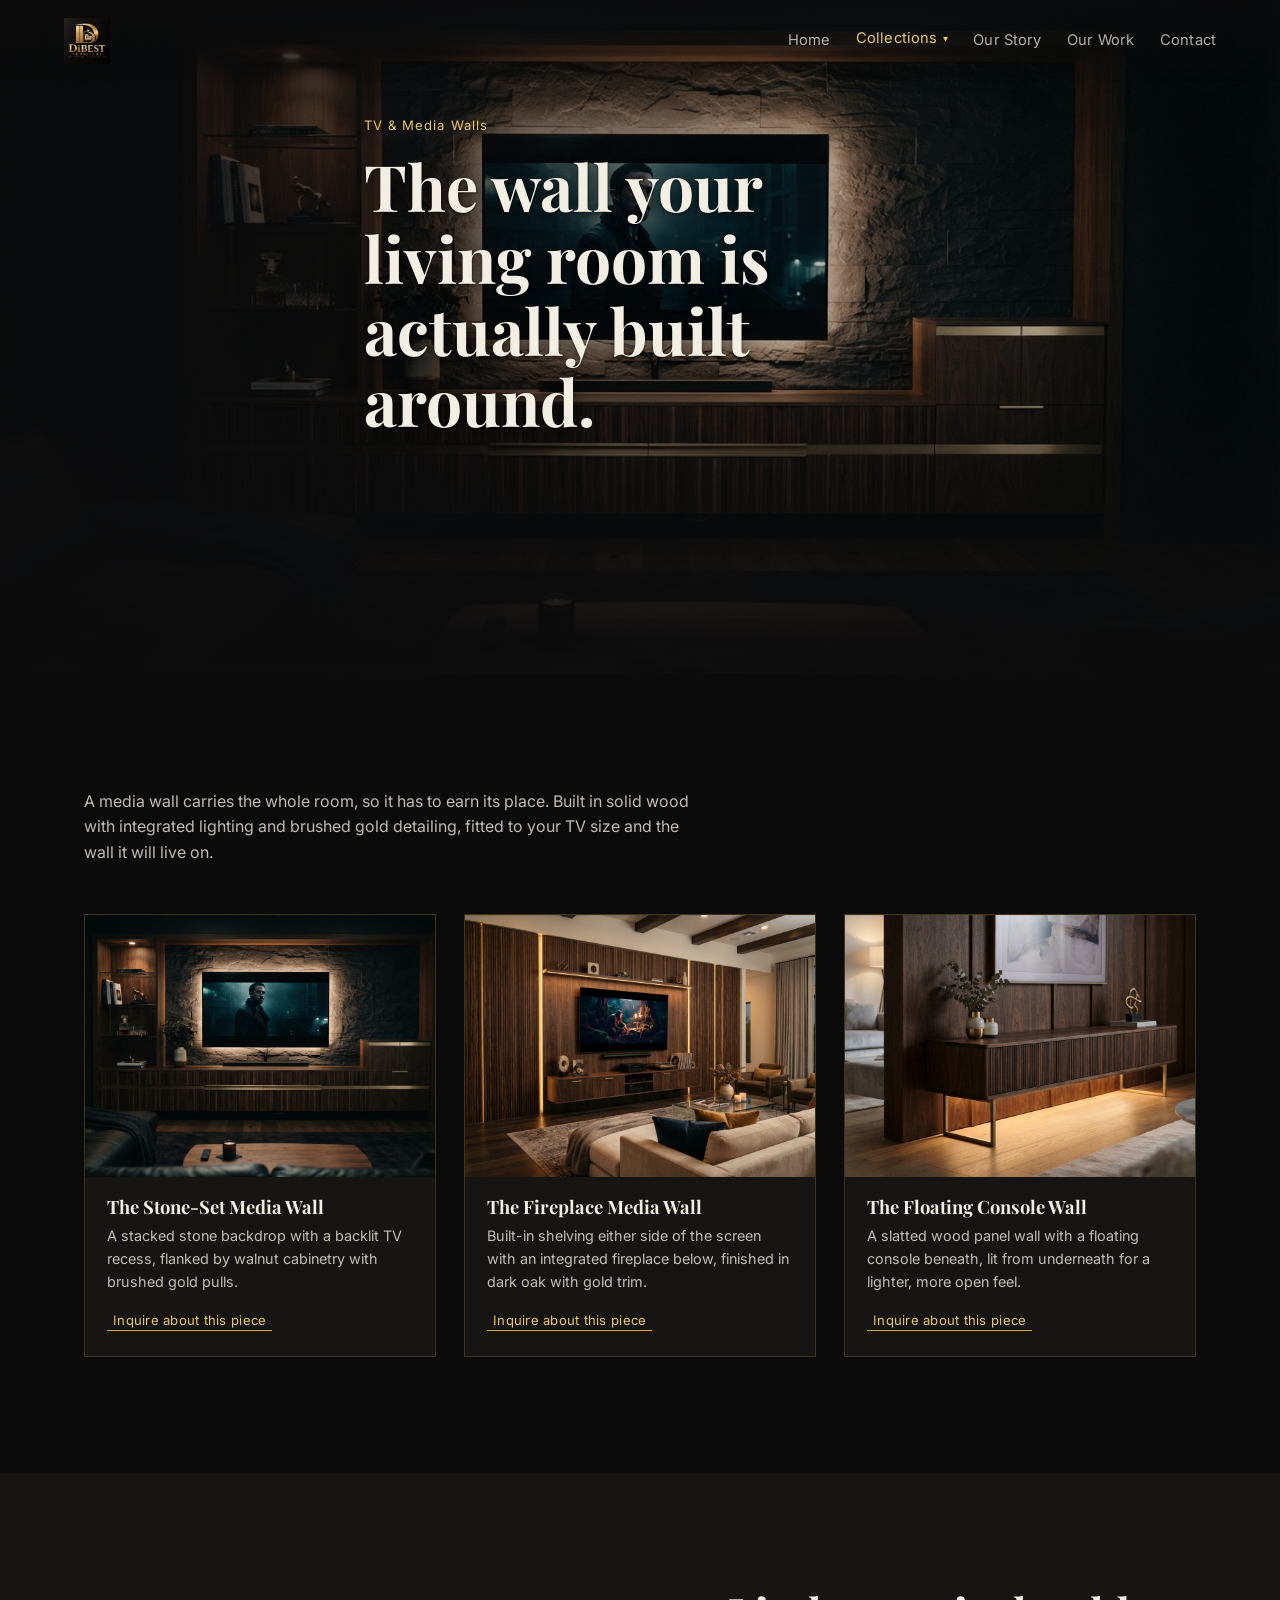
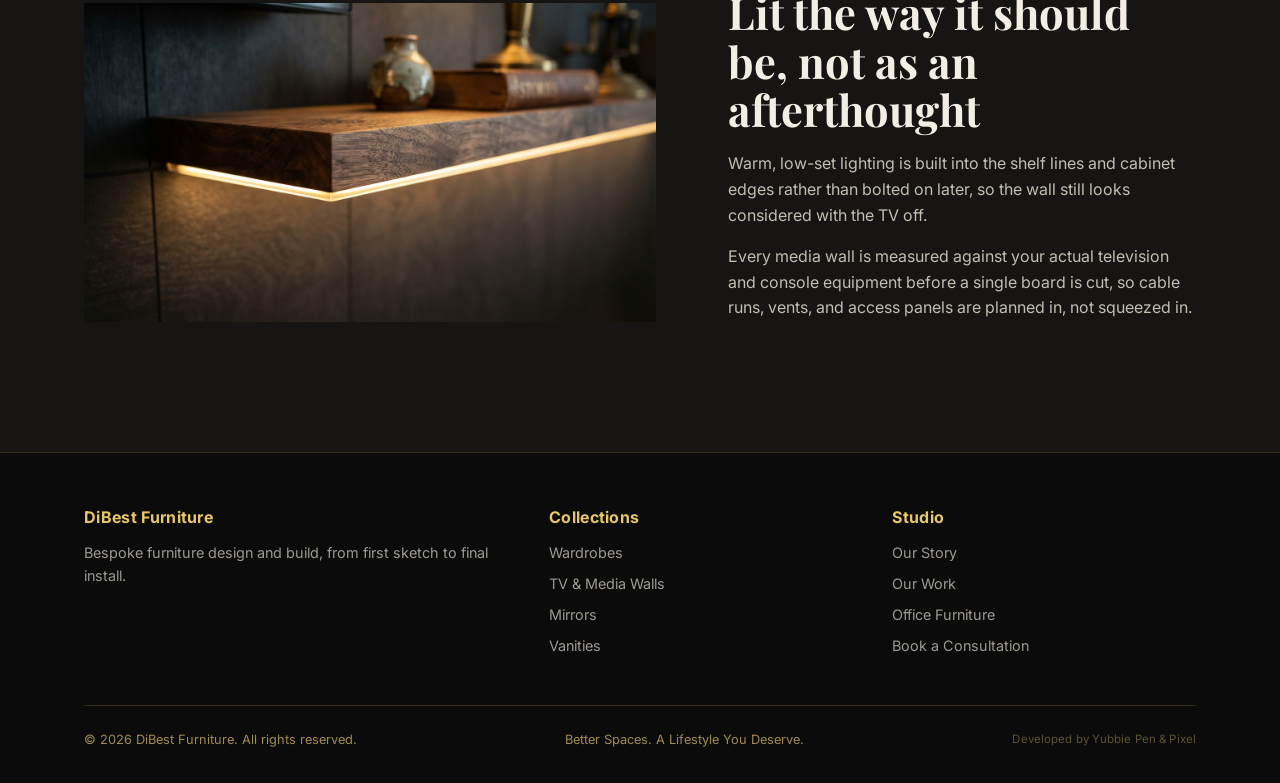
<file: tv-media.html>
<!DOCTYPE html>
<html lang="en">
<head>
<meta charset="UTF-8">
<meta name="viewport" content="width=device-width, initial-scale=1.0">
<title>TV &amp; Media Walls: DiBest Furniture</title>
<meta name="description" content="Bespoke TV and media wall units by DiBest Furniture, built in solid wood with brushed gold detailing and integrated lighting.">
<link rel="icon" type="image/x-icon" href="favicon.ico">
<link rel="icon" type="image/png" sizes="32x32" href="images/favicon/favicon-32x32.png">
<link rel="icon" type="image/png" sizes="16x16" href="images/favicon/favicon-16x16.png">
<link rel="apple-touch-icon" sizes="180x180" href="images/favicon/apple-touch-icon.png">
<link rel="stylesheet" href="css/style.css">
</head>
<body>

<header class="site-header">
  <div class="nav-row">
    <a href="index.html" class="brand">
      <img src="images/logo/logo.png" alt="DiBest Furniture">
    </a>
    <nav class="nav-links">
      <a href="index.html">Home</a>
      <div class="nav-item dropdown">
        <button class="dropdown-toggle active" type="button">Collections <span class="caret">&#9662;</span></button>
        <div class="dropdown-menu">
        <a href="wardrobes.html">Wardrobes</a>
        <a href="tv-media.html" class="active">TV &amp; Media Walls</a>
        <a href="mirrors.html">Mirrors</a>
        <a href="dressing-tables.html">Vanities</a>
        <a href="staircase.html">Staircase</a>
        <a href="bar-display.html">Bar &amp; Display</a>
        <a href="office.html">Office</a>
        </div>
      </div>
      <a href="about.html">Our Story</a>
      <a href="our-work.html">Our Work</a>
      <a href="contact.html">Contact</a>
    </nav>
    <button class="nav-toggle" aria-label="Menu"><span></span><span></span><span></span></button>
  </div>
</header>

<section class="hero" style="background-image: url('images/tv-media/tv-04.jpeg'); min-height: 62vh;">
  <div class="wrap hero-content">
    <div class="hero-kicker">TV &amp; Media Walls</div>
    <h1>The wall your living room is actually built around.</h1>
  </div>
</section>

<section>
  <div class="wrap">
    <div class="category-intro">
      <p>A media wall carries the whole room, so it has to earn its place. Built in solid wood with integrated lighting and brushed gold detailing, fitted to your TV size and the wall it will live on.</p>
    </div>

    <div class="piece-grid">
      <div class="piece-card">
        <div class="piece-img" style="background-image:url('images/tv-media/tv-04.jpeg')"></div>
        <div class="piece-info">
          <h3>The Stone-Set Media Wall</h3>
          <p>A stacked stone backdrop with a backlit TV recess, flanked by walnut cabinetry with brushed gold pulls.</p>
          <button class="piece-cta" data-inquire="The Stone-Set Media Wall">Inquire about this piece</button>
        </div>
      </div>
      <div class="piece-card">
        <div class="piece-img" style="background-image:url('images/tv-media/tv-02.jpeg')"></div>
        <div class="piece-info">
          <h3>The Fireplace Media Wall</h3>
          <p>Built-in shelving either side of the screen with an integrated fireplace below, finished in dark oak with gold trim.</p>
          <button class="piece-cta" data-inquire="The Fireplace Media Wall">Inquire about this piece</button>
        </div>
      </div>
      <div class="piece-card">
        <div class="piece-img" style="background-image:url('images/tv-media/tv-03.jpeg')"></div>
        <div class="piece-info">
          <h3>The Floating Console Wall</h3>
          <p>A slatted wood panel wall with a floating console beneath, lit from underneath for a lighter, more open feel.</p>
          <button class="piece-cta" data-inquire="The Floating Console Wall">Inquire about this piece</button>
        </div>
      </div>
    </div>
  </div>
</section>

<section style="background: var(--panel);">
  <div class="wrap feature">
    <div class="feature-media">
      <img src="images/tv-media/tv-01.jpeg" alt="Illuminated floating shelf detail on a media wall" loading="lazy">
    </div>
    <div>
      <h2>Lit the way it should be, not as an afterthought</h2>
      <p>Warm, low-set lighting is built into the shelf lines and cabinet edges rather than bolted on later, so the wall still looks considered with the TV off.</p>
      <p>Every media wall is measured against your actual television and console equipment before a single board is cut, so cable runs, vents, and access panels are planned in, not squeezed in.</p>
    </div>
  </div>
</section>

<footer>
  <div class="wrap">
    <div class="footer-grid">
      <div>
        <h3>DiBest Furniture</h3>
        <p>Bespoke furniture design and build, from first sketch to final install.</p>
      </div>
      <div>
        <h3>Collections</h3>
        <a href="wardrobes.html">Wardrobes</a>
        <a href="tv-media.html">TV &amp; Media Walls</a>
        <a href="mirrors.html">Mirrors</a>
        <a href="dressing-tables.html">Vanities</a>
      </div>
      <div>
        <h3>Studio</h3>
        <a href="about.html">Our Story</a>
        <a href="our-work.html">Our Work</a>
        <a href="office.html">Office Furniture</a>
        <a href="contact.html">Book a Consultation</a>
      </div>
    </div>
    <div class="footer-bottom">
      <span>&copy; 2026 DiBest Furniture. All rights reserved.</span>
      <span>Better Spaces. A Lifestyle You Deserve.</span>
      <a href="https://wa.me/2347032352158" target="_blank" rel="noopener" class="dev-credit">Developed by Yubbie Pen &amp; Pixel</a>
    </div>
  </div>
</footer>

<div class="inquiry-overlay">
  <div class="inquiry-box">
    <button class="inquiry-close" data-close aria-label="Close">&times;</button>
    <h3>Inquire about this piece</h3>
    <p style="font-size:0.88rem;">Send us a few details and we will get back to you to discuss your piece.</p>
    <form>
      <label for="inquiry-item">Piece</label>
      <input type="text" id="inquiry-item" readonly>
      <label for="inquiry-name">Your name</label>
      <input type="text" id="inquiry-name" required>
      <label for="inquiry-phone">Phone or WhatsApp</label>
      <input type="text" id="inquiry-phone" required>
      <label for="inquiry-message">Message</label>
      <textarea id="inquiry-message" placeholder="Tell us about the space, size, or finish you have in mind."></textarea>
      <button type="submit" class="btn btn-solid" style="margin-top:20px; width:100%; text-align:center; border:none; cursor:pointer;">Send inquiry</button>
    </form>
  </div>
</div>

<script src="js/main.js"></script>
</body>
</html>
</file>
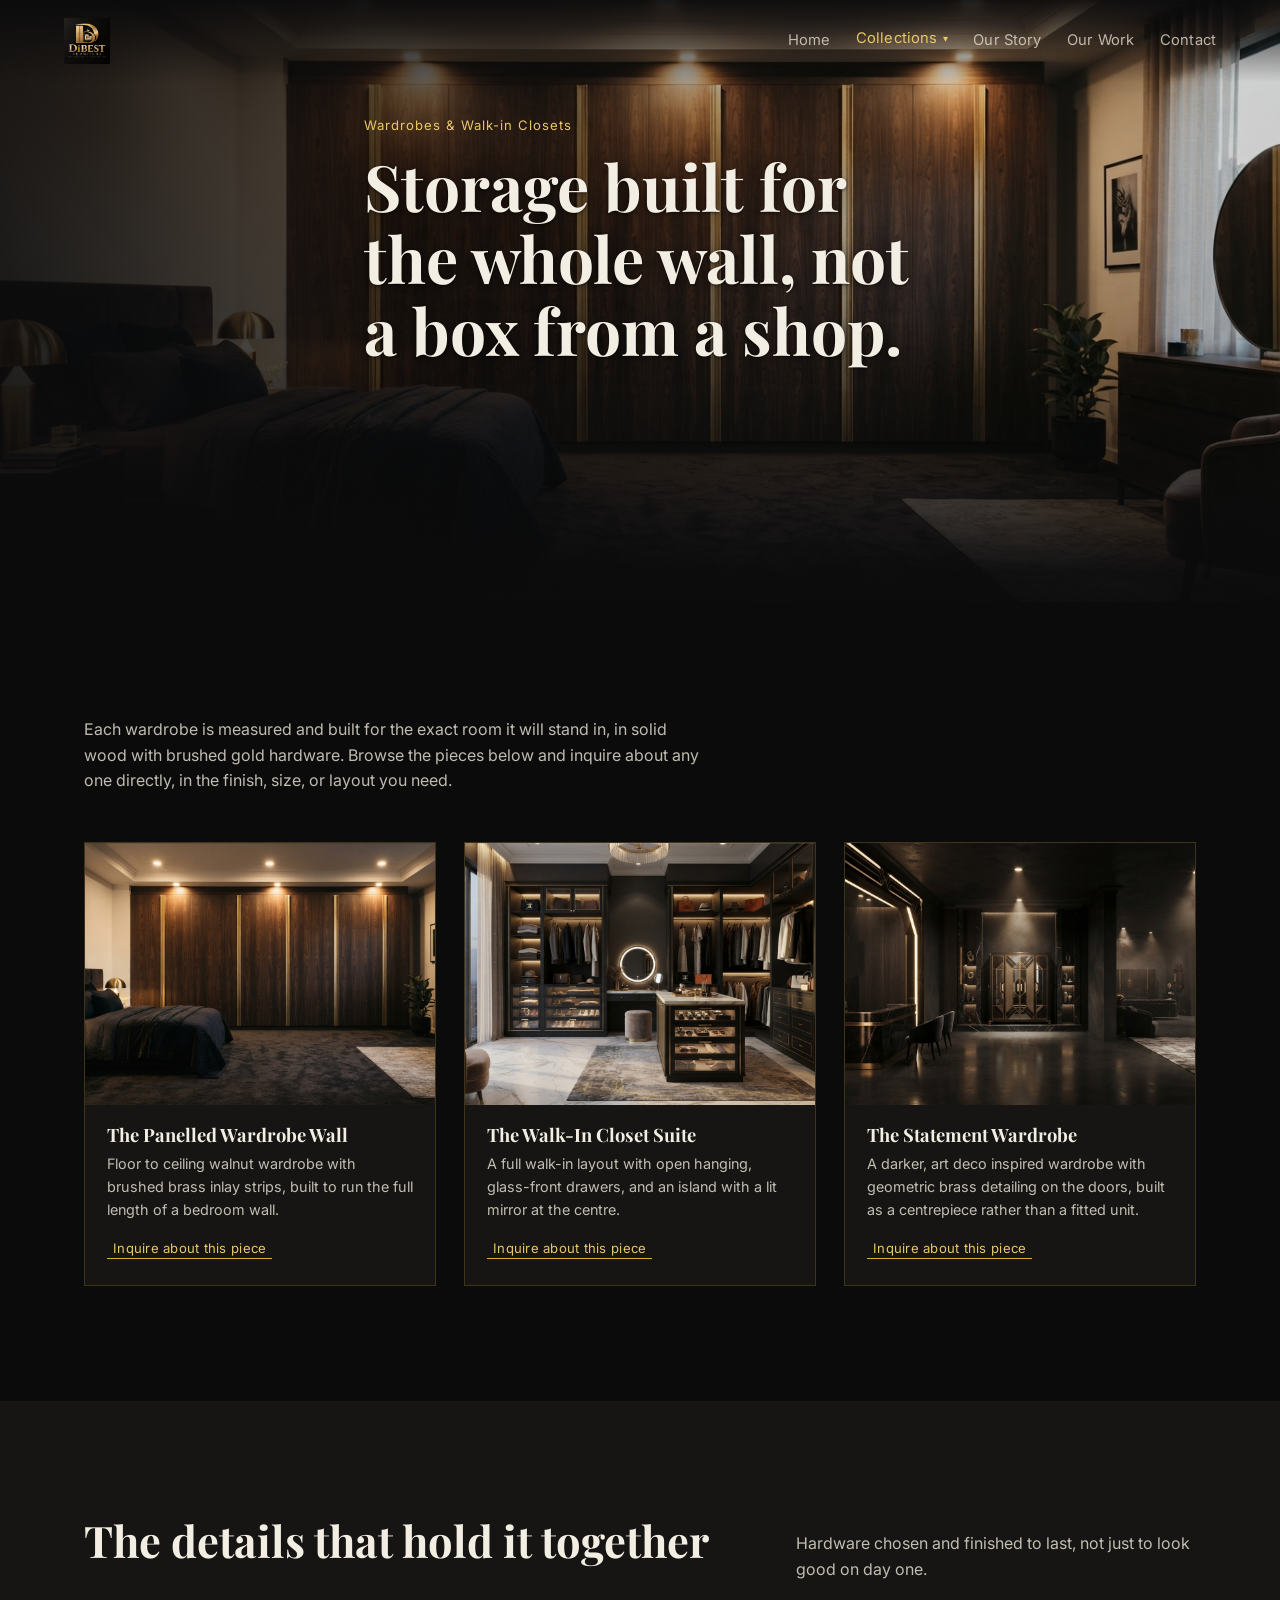
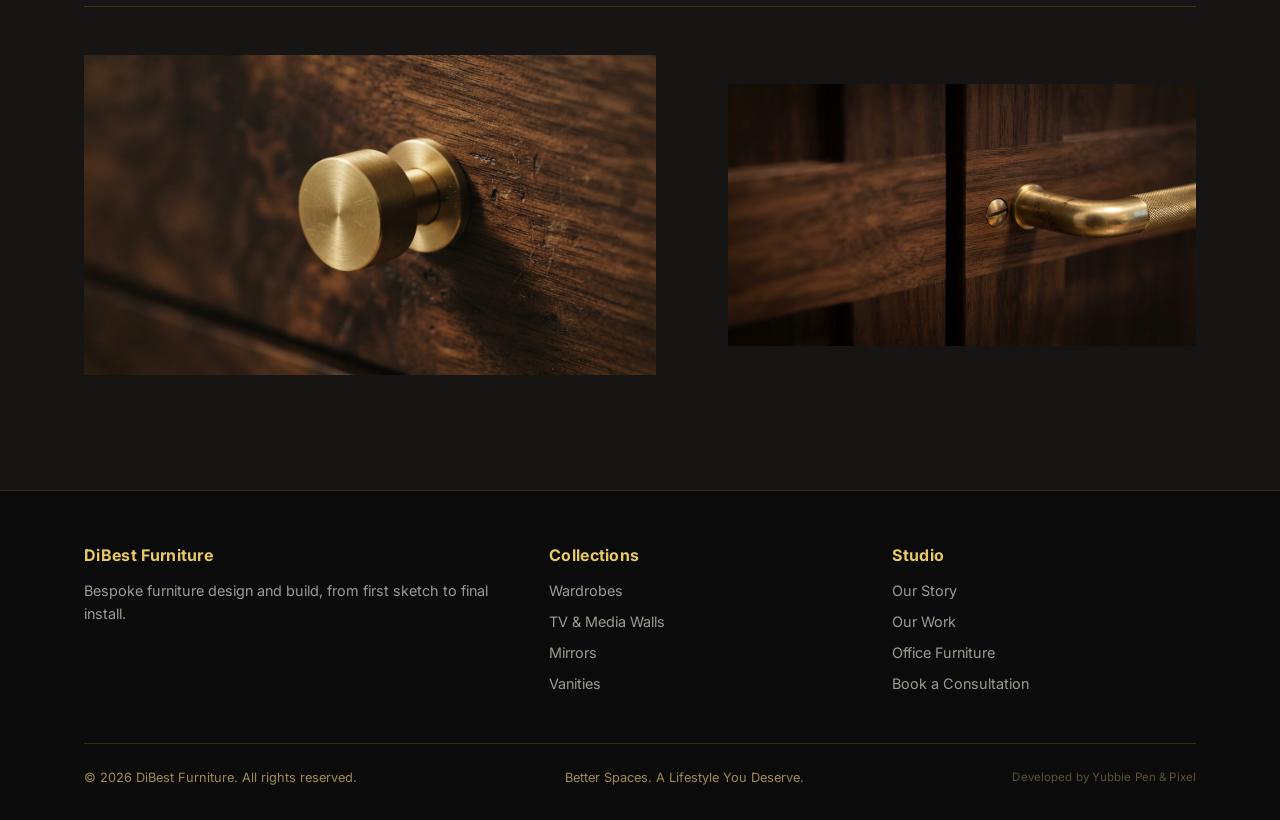
<file: wardrobes.html>
<!DOCTYPE html>
<html lang="en">
<head>
<meta charset="UTF-8">
<meta name="viewport" content="width=device-width, initial-scale=1.0">
<title>Wardrobes: DiBest Furniture</title>
<meta name="description" content="Bespoke wardrobes and walk-in closets by DiBest Furniture, built in solid wood with brushed gold hardware and fitted to the room.">
<link rel="icon" type="image/x-icon" href="favicon.ico">
<link rel="icon" type="image/png" sizes="32x32" href="images/favicon/favicon-32x32.png">
<link rel="icon" type="image/png" sizes="16x16" href="images/favicon/favicon-16x16.png">
<link rel="apple-touch-icon" sizes="180x180" href="images/favicon/apple-touch-icon.png">
<link rel="stylesheet" href="css/style.css">
</head>
<body>

<header class="site-header">
  <div class="nav-row">
    <a href="index.html" class="brand">
      <img src="images/logo/logo.png" alt="DiBest Furniture">
    </a>
    <nav class="nav-links">
      <a href="index.html">Home</a>
      <div class="nav-item dropdown">
        <button class="dropdown-toggle active" type="button">Collections <span class="caret">&#9662;</span></button>
        <div class="dropdown-menu">
        <a href="wardrobes.html" class="active">Wardrobes</a>
        <a href="tv-media.html">TV &amp; Media Walls</a>
        <a href="mirrors.html">Mirrors</a>
        <a href="dressing-tables.html">Vanities</a>
        <a href="staircase.html">Staircase</a>
        <a href="bar-display.html">Bar &amp; Display</a>
        <a href="office.html">Office</a>
        </div>
      </div>
      <a href="about.html">Our Story</a>
      <a href="our-work.html">Our Work</a>
      <a href="contact.html">Contact</a>
    </nav>
    <button class="nav-toggle" aria-label="Menu"><span></span><span></span><span></span></button>
  </div>
</header>

<section class="hero" style="background-image: url('images/wardrobes/wardrobe-04.jpeg'); min-height: 62vh;">
  <div class="wrap hero-content">
    <div class="hero-kicker">Wardrobes &amp; Walk-in Closets</div>
    <h1>Storage built for the whole wall, not a box from a shop.</h1>
  </div>
</section>

<section>
  <div class="wrap">
    <div class="category-intro">
      <p>Each wardrobe is measured and built for the exact room it will stand in, in solid wood with brushed gold hardware. Browse the pieces below and inquire about any one directly, in the finish, size, or layout you need.</p>
    </div>

    <div class="piece-grid">
      <div class="piece-card">
        <div class="piece-img" style="background-image:url('images/wardrobes/wardrobe-04.jpeg')"></div>
        <div class="piece-info">
          <h3>The Panelled Wardrobe Wall</h3>
          <p>Floor to ceiling walnut wardrobe with brushed brass inlay strips, built to run the full length of a bedroom wall.</p>
          <button class="piece-cta" data-inquire="The Panelled Wardrobe Wall">Inquire about this piece</button>
        </div>
      </div>
      <div class="piece-card">
        <div class="piece-img" style="background-image:url('images/wardrobes/wardrobe-05.jpeg')"></div>
        <div class="piece-info">
          <h3>The Walk-In Closet Suite</h3>
          <p>A full walk-in layout with open hanging, glass-front drawers, and an island with a lit mirror at the centre.</p>
          <button class="piece-cta" data-inquire="The Walk-In Closet Suite">Inquire about this piece</button>
        </div>
      </div>
      <div class="piece-card">
        <div class="piece-img" style="background-image:url('images/wardrobes/wardrobe-02.jpeg')"></div>
        <div class="piece-info">
          <h3>The Statement Wardrobe</h3>
          <p>A darker, art deco inspired wardrobe with geometric brass detailing on the doors, built as a centrepiece rather than a fitted unit.</p>
          <button class="piece-cta" data-inquire="The Statement Wardrobe">Inquire about this piece</button>
        </div>
      </div>
    </div>
  </div>
</section>

<section style="background: var(--panel);">
  <div class="wrap">
    <div class="section-head">
      <h2>The details that hold it together</h2>
      <p>Hardware chosen and finished to last, not just to look good on day one.</p>
    </div>
    <div class="feature">
      <div class="feature-media">
        <img src="images/wardrobes/wardrobe-01.jpeg" alt="Brushed gold knob hardware on a walnut wardrobe door" loading="lazy">
      </div>
      <div class="feature-media">
        <img src="images/wardrobes/wardrobe-03.jpeg" alt="Brushed gold handle detail on a wardrobe door" loading="lazy">
      </div>
    </div>
  </div>
</section>

<footer>
  <div class="wrap">
    <div class="footer-grid">
      <div>
        <h3>DiBest Furniture</h3>
        <p>Bespoke furniture design and build, from first sketch to final install.</p>
      </div>
      <div>
        <h3>Collections</h3>
        <a href="wardrobes.html">Wardrobes</a>
        <a href="tv-media.html">TV &amp; Media Walls</a>
        <a href="mirrors.html">Mirrors</a>
        <a href="dressing-tables.html">Vanities</a>
      </div>
      <div>
        <h3>Studio</h3>
        <a href="about.html">Our Story</a>
        <a href="our-work.html">Our Work</a>
        <a href="office.html">Office Furniture</a>
        <a href="contact.html">Book a Consultation</a>
      </div>
    </div>
    <div class="footer-bottom">
      <span>&copy; 2026 DiBest Furniture. All rights reserved.</span>
      <span>Better Spaces. A Lifestyle You Deserve.</span>
      <a href="https://wa.me/2347032352158" target="_blank" rel="noopener" class="dev-credit">Developed by Yubbie Pen &amp; Pixel</a>
    </div>
  </div>
</footer>

<div class="inquiry-overlay">
  <div class="inquiry-box">
    <button class="inquiry-close" data-close aria-label="Close">&times;</button>
    <h3>Inquire about this piece</h3>
    <p style="font-size:0.88rem;">Send us a few details and we will get back to you to discuss your piece.</p>
    <form>
      <label for="inquiry-item">Piece</label>
      <input type="text" id="inquiry-item" readonly>
      <label for="inquiry-name">Your name</label>
      <input type="text" id="inquiry-name" required>
      <label for="inquiry-phone">Phone or WhatsApp</label>
      <input type="text" id="inquiry-phone" required>
      <label for="inquiry-message">Message</label>
      <textarea id="inquiry-message" placeholder="Tell us about the space, size, or finish you have in mind."></textarea>
      <button type="submit" class="btn btn-solid" style="margin-top:20px; width:100%; text-align:center; border:none; cursor:pointer;">Send inquiry</button>
    </form>
  </div>
</div>

<script src="js/main.js"></script>
</body>
</html>
</file>
<file: css/style.css>
@import url('https://fonts.googleapis.com/css2?family=Playfair+Display:ital,wght@0,600;0,700;0,800;1,600&family=Inter:wght@400;500;600&display=swap');

:root {
  --black: #0b0b0c;
  --panel: #161513;
  --panel-raised: #1d1b18;
  --gold: #d4af37;
  --gold-bright: #e8c766;
  --ivory: #f3eee3;
  --bronze: #a08a52;
  --line: rgba(212, 175, 55, 0.2);
  --serif: 'Playfair Display', serif;
  --sans: 'Inter', sans-serif;
  --max: 1240px;
}

* { box-sizing: border-box; }
html { scroll-behavior: smooth; }

body {
  margin: 0;
  background: var(--black);
  color: var(--ivory);
  font-family: var(--sans);
  font-weight: 400;
  line-height: 1.6;
  -webkit-font-smoothing: antialiased;
}

img { max-width: 100%; display: block; }

a { color: inherit; text-decoration: none; }

h1, h2, h3 {
  font-family: var(--serif);
  font-weight: 700;
  line-height: 1.12;
  margin: 0 0 0.4em;
  color: var(--ivory);
}

h1 { font-size: clamp(2.6rem, 5vw, 4.6rem); }
h2 { font-size: clamp(1.9rem, 3.4vw, 2.8rem); }
h3 { font-size: 1.4rem; }

p { margin: 0 0 1em; max-width: 62ch; color: rgba(237, 231, 218, 0.8); }

.wrap { max-width: var(--max); margin: 0 auto; padding: 0 clamp(20px, 5vw, 64px); }

/* ---------- Header / Nav ---------- */
.site-header {
  position: fixed;
  top: 0; left: 0; right: 0;
  z-index: 100;
  background: linear-gradient(to bottom, rgba(11,11,12,0.92), transparent);
  transition: background 0.3s ease, backdrop-filter 0.3s ease;
}

.site-header.scrolled {
  background: rgba(11,11,12,0.96);
  backdrop-filter: blur(6px);
  border-bottom: 1px solid var(--line);
}

.nav-row {
  display: flex;
  align-items: center;
  justify-content: space-between;
  padding: 18px clamp(20px, 5vw, 64px);
}

.brand { display: flex; align-items: center; gap: 12px; }
.brand img { height: 46px; width: auto; }

.nav-links {
  display: flex;
  gap: clamp(16px, 2vw, 34px);
  font-size: 0.92rem;
  letter-spacing: 0.01em;
}

.nav-links a {
  position: relative;
  padding: 4px 0;
  color: rgba(237, 231, 218, 0.75);
  transition: color 0.25s ease;
}
.nav-links a:hover, .nav-links a.active { color: var(--gold-bright); }
.nav-links a::after {
  content: '';
  position: absolute;
  left: 0; right: 100%; bottom: -3px;
  height: 1px;
  background: var(--gold);
  transition: right 0.3s ease;
}
.nav-links a:hover::after { right: 0; }

/* ---------- Collections dropdown ---------- */
.nav-item.dropdown { position: relative; }
.dropdown-toggle {
  background: none;
  border: none;
  font-family: var(--sans);
  font-size: 0.92rem;
  letter-spacing: 0.01em;
  color: rgba(237, 231, 218, 0.75);
  cursor: pointer;
  display: flex;
  align-items: center;
  gap: 5px;
  padding: 4px 0;
  transition: color 0.25s ease;
}
.dropdown-toggle:hover, .dropdown-toggle.active { color: var(--gold-bright); }
.dropdown-toggle .caret {
  font-size: 0.65em;
  transition: transform 0.25s ease;
  display: inline-block;
}
.nav-item.dropdown:hover .dropdown-toggle .caret,
.nav-item.dropdown.open .dropdown-toggle .caret { transform: rotate(180deg); }

.dropdown-menu {
  position: absolute;
  top: calc(100% + 14px);
  left: 0;
  min-width: 230px;
  background: var(--panel);
  border: 1px solid var(--line);
  padding: 8px 0;
  opacity: 0;
  visibility: hidden;
  transform: translateY(-8px);
  transition: opacity 0.2s ease, transform 0.2s ease, visibility 0.2s ease;
  z-index: 50;
}
.nav-item.dropdown:hover .dropdown-menu,
.nav-item.dropdown.open .dropdown-menu {
  opacity: 1;
  visibility: visible;
  transform: translateY(0);
}
.dropdown-menu a {
  display: block;
  padding: 10px 20px;
  font-size: 0.88rem;
  color: rgba(237, 231, 218, 0.75);
}
.dropdown-menu a::after { display: none; }
.dropdown-menu a:hover, .dropdown-menu a.active { color: var(--gold-bright); background: rgba(176,141,62,0.08); }

@media (max-width: 860px) {
  .dropdown-menu {
    position: static;
    opacity: 1;
    visibility: visible;
    transform: none;
    background: transparent;
    border: none;
    padding: 0 0 0 16px;
    max-height: 0;
    overflow: hidden;
    transition: max-height 0.25s ease;
  }
  .nav-item.dropdown.open .dropdown-menu { max-height: 400px; }
  .dropdown-menu a { padding: 10px 0; }
}

.nav-toggle {
  display: none;
  flex-direction: column;
  gap: 5px;
  background: none;
  border: none;
  cursor: pointer;
  padding: 6px;
}
.nav-toggle span { width: 22px; height: 1px; background: var(--ivory); }

@media (max-width: 860px) {
  .nav-links {
    position: fixed;
    top: 68px; left: 0; right: 0;
    background: rgba(11,11,12,0.98);
    border-top: 1px solid var(--line);
    border-bottom: 1px solid var(--line);
    flex-direction: column;
    padding: 24px clamp(20px, 5vw, 64px);
    gap: 18px;
    transform: translateY(-8px);
    opacity: 0;
    pointer-events: none;
    transition: opacity 0.25s ease, transform 0.25s ease;
  }
  .nav-links.open { opacity: 1; transform: translateY(0); pointer-events: auto; }
  .nav-toggle { display: flex; }
}

/* ---------- Hero ---------- */
.hero {
  position: relative;
  min-height: 92vh;
  display: flex;
  align-items: flex-end;
  background-size: cover;
  background-position: center;
  overflow: hidden;
}
.hero::before {
  content: '';
  position: absolute; inset: 0;
  background:
    linear-gradient(to top, rgba(11,11,12,0.96) 5%, rgba(11,11,12,0.2) 42%, rgba(11,11,12,0.15) 100%),
    linear-gradient(to right, rgba(11,11,12,0.88) 0%, rgba(11,11,12,0.6) 32%, rgba(11,11,12,0.15) 60%, rgba(11,11,12,0) 78%);
}
.hero-content {
  position: relative;
  z-index: 2;
  padding-bottom: clamp(48px, 8vw, 96px);
  max-width: 680px;
}
.hero-content h1, .hero-content p {
  text-shadow: 0 2px 24px rgba(0,0,0,0.55), 0 1px 3px rgba(0,0,0,0.6);
}
.hero-kicker {
  font-family: var(--sans);
  font-size: 0.82rem;
  color: var(--gold-bright);
  letter-spacing: 0.08em;
  margin-bottom: 14px;
}
.hero p { color: rgba(237,231,218,0.82); font-size: 1.08rem; }

/* ---------- Buttons ---------- */
.btn {
  display: inline-block;
  padding: 14px 30px;
  border: 1px solid var(--gold);
  color: var(--ivory);
  font-size: 0.92rem;
  letter-spacing: 0.02em;
  transition: background 0.25s ease, color 0.25s ease;
  margin-top: 8px;
}
.btn:hover { background: var(--gold); color: var(--black); }
.btn-solid {
  background: linear-gradient(135deg, var(--gold-bright) 0%, var(--gold) 55%, #b8912e 100%);
  color: #1a1408;
  border: 1px solid var(--gold-bright);
  font-weight: 500;
}
.btn-solid:hover { background: linear-gradient(135deg, var(--gold-bright) 0%, var(--gold-bright) 100%); border-color: var(--gold-bright); }

/* ---------- Sections ---------- */
section { padding: clamp(64px, 9vw, 120px) 0; }
.section-head {
  display: flex;
  justify-content: space-between;
  align-items: flex-end;
  gap: 24px;
  margin-bottom: 48px;
  border-bottom: 1px solid var(--line);
  padding-bottom: 24px;
}
.section-head p { margin: 0; max-width: 40ch; }

/* ---------- Category grid ---------- */
.cat-grid {
  display: grid;
  grid-template-columns: repeat(4, 1fr);
  gap: 2px;
  background: var(--line);
}
.cat-tile {
  position: relative;
  aspect-ratio: 3/4;
  background-size: cover;
  background-position: center;
  overflow: hidden;
}
.cat-tile::before {
  content: '';
  position: absolute; inset: 0;
  background: linear-gradient(to top, rgba(11,11,12,0.9), rgba(11,11,12,0.05) 50%);
  transition: background 0.3s ease;
}
.cat-tile:hover::before { background: linear-gradient(to top, rgba(11,11,12,0.75), rgba(11,11,12,0.15) 50%); }
.cat-tile-label {
  position: absolute;
  left: 20px; bottom: 18px; right: 20px;
  z-index: 2;
  font-family: var(--serif);
  font-size: 1.25rem;
  color: var(--ivory);
}
.cat-tile-label span {
  display: block;
  font-family: var(--sans);
  font-size: 0.78rem;
  color: var(--gold-bright);
  margin-top: 4px;
}
@media (max-width: 980px) { .cat-grid { grid-template-columns: repeat(2, 1fr); } }
@media (max-width: 560px) { .cat-grid { grid-template-columns: 1fr; } }

/* ---------- Two-col feature ---------- */
.feature {
  display: grid;
  grid-template-columns: 1.1fr 0.9fr;
  gap: clamp(32px, 6vw, 72px);
  align-items: center;
}
.feature img { width: 100%; height: 100%; object-fit: cover; }
.feature.reverse { grid-template-columns: 0.9fr 1.1fr; }
.feature.reverse .feature-media { order: 2; }
@media (max-width: 860px) {
  .feature, .feature.reverse { grid-template-columns: 1fr; }
  .feature.reverse .feature-media { order: 0; }
}

/* ---------- Footer ---------- */
footer {
  border-top: 1px solid var(--line);
  padding: 56px 0 32px;
}
.footer-grid {
  display: grid;
  grid-template-columns: 1.4fr 1fr 1fr;
  gap: 40px;
  margin-bottom: 40px;
}
.footer-grid h3 { font-size: 1rem; font-family: var(--sans); color: var(--gold-bright); letter-spacing: 0.02em; margin-bottom: 14px; }
.footer-grid a, .footer-grid p { display: block; font-size: 0.9rem; color: rgba(237,231,218,0.65); margin-bottom: 8px; }
.footer-grid a:hover { color: var(--gold-bright); }
.footer-bottom {
  border-top: 1px solid var(--line);
  padding-top: 24px;
  font-size: 0.8rem;
  color: var(--bronze);
  display: flex;
  justify-content: space-between;
  flex-wrap: wrap;
  gap: 8px;
}
.dev-credit {
  color: rgba(160, 138, 82, 0.55);
  font-size: 0.72rem;
  letter-spacing: 0.01em;
  transition: color 0.25s ease;
}
.dev-credit:hover { color: var(--gold-bright); }
@media (max-width: 700px) { .footer-grid { grid-template-columns: 1fr; } }

/* ---------- Piece grid (category pages) ---------- */
.piece-grid {
  display: grid;
  grid-template-columns: repeat(3, 1fr);
  gap: 28px;
}
.piece-card {
  background: var(--panel);
  border: 1px solid var(--line);
}
.piece-img {
  aspect-ratio: 4/3;
  background-size: cover;
  background-position: center;
}
.piece-info { padding: 20px 22px 24px; }
.piece-info h3 { font-size: 1.15rem; margin-bottom: 6px; }
.piece-info p { font-size: 0.9rem; margin-bottom: 14px; }
.piece-cta {
  display: inline-block;
  font-size: 0.82rem;
  letter-spacing: 0.02em;
  color: var(--gold-bright);
  border-bottom: 1px solid var(--gold);
  padding-bottom: 2px;
  background: none;
  border-top: none; border-left: none; border-right: none;
  cursor: pointer;
  font-family: var(--sans);
}
.piece-cta:hover { color: var(--ivory); border-color: var(--ivory); }
@media (max-width: 980px) { .piece-grid { grid-template-columns: repeat(2, 1fr); } }
@media (max-width: 620px) { .piece-grid { grid-template-columns: 1fr; } }

/* ---------- Intro block on category pages ---------- */
.category-intro { max-width: 62ch; margin-bottom: 48px; }
.category-intro h1 { margin-bottom: 16px; }
/* ---------- Our Work masonry grid ---------- */
.work-grid {
  columns: 3 260px;
  column-gap: 18px;
}
.work-item {
  break-inside: avoid;
  margin-bottom: 18px;
  border: 1px solid var(--line);
  background: var(--panel);
}
.work-item img { width: 100%; display: block; }
.work-caption {
  padding: 12px 14px;
  font-size: 0.85rem;
  color: rgba(237,238,218,0.75);
  letter-spacing: 0.01em;
}
@media (max-width: 700px) { .work-grid { columns: 2 200px; } }

.inquiry-overlay {
  position: fixed; inset: 0;
  background: rgba(6,6,7,0.85);
  display: none;
  align-items: center; justify-content: center;
  z-index: 200;
  padding: 20px;
}
.inquiry-overlay.open { display: flex; }
.inquiry-box {
  background: var(--panel);
  border: 1px solid var(--line);
  padding: 40px;
  max-width: 460px;
  width: 100%;
  position: relative;
}
.inquiry-close {
  position: absolute; top: 16px; right: 18px;
  background: none; border: none;
  color: var(--bronze);
  font-size: 1.4rem;
  cursor: pointer;
}
.inquiry-box label {
  display: block;
  font-size: 0.82rem;
  color: var(--bronze);
  margin: 16px 0 6px;
}
.inquiry-box input, .inquiry-box textarea {
  width: 100%;
  background: var(--black);
  border: 1px solid var(--line);
  color: var(--ivory);
  padding: 11px 12px;
  font-family: var(--sans);
  font-size: 0.92rem;
}
.inquiry-box textarea { resize: vertical; min-height: 80px; }
</file>
